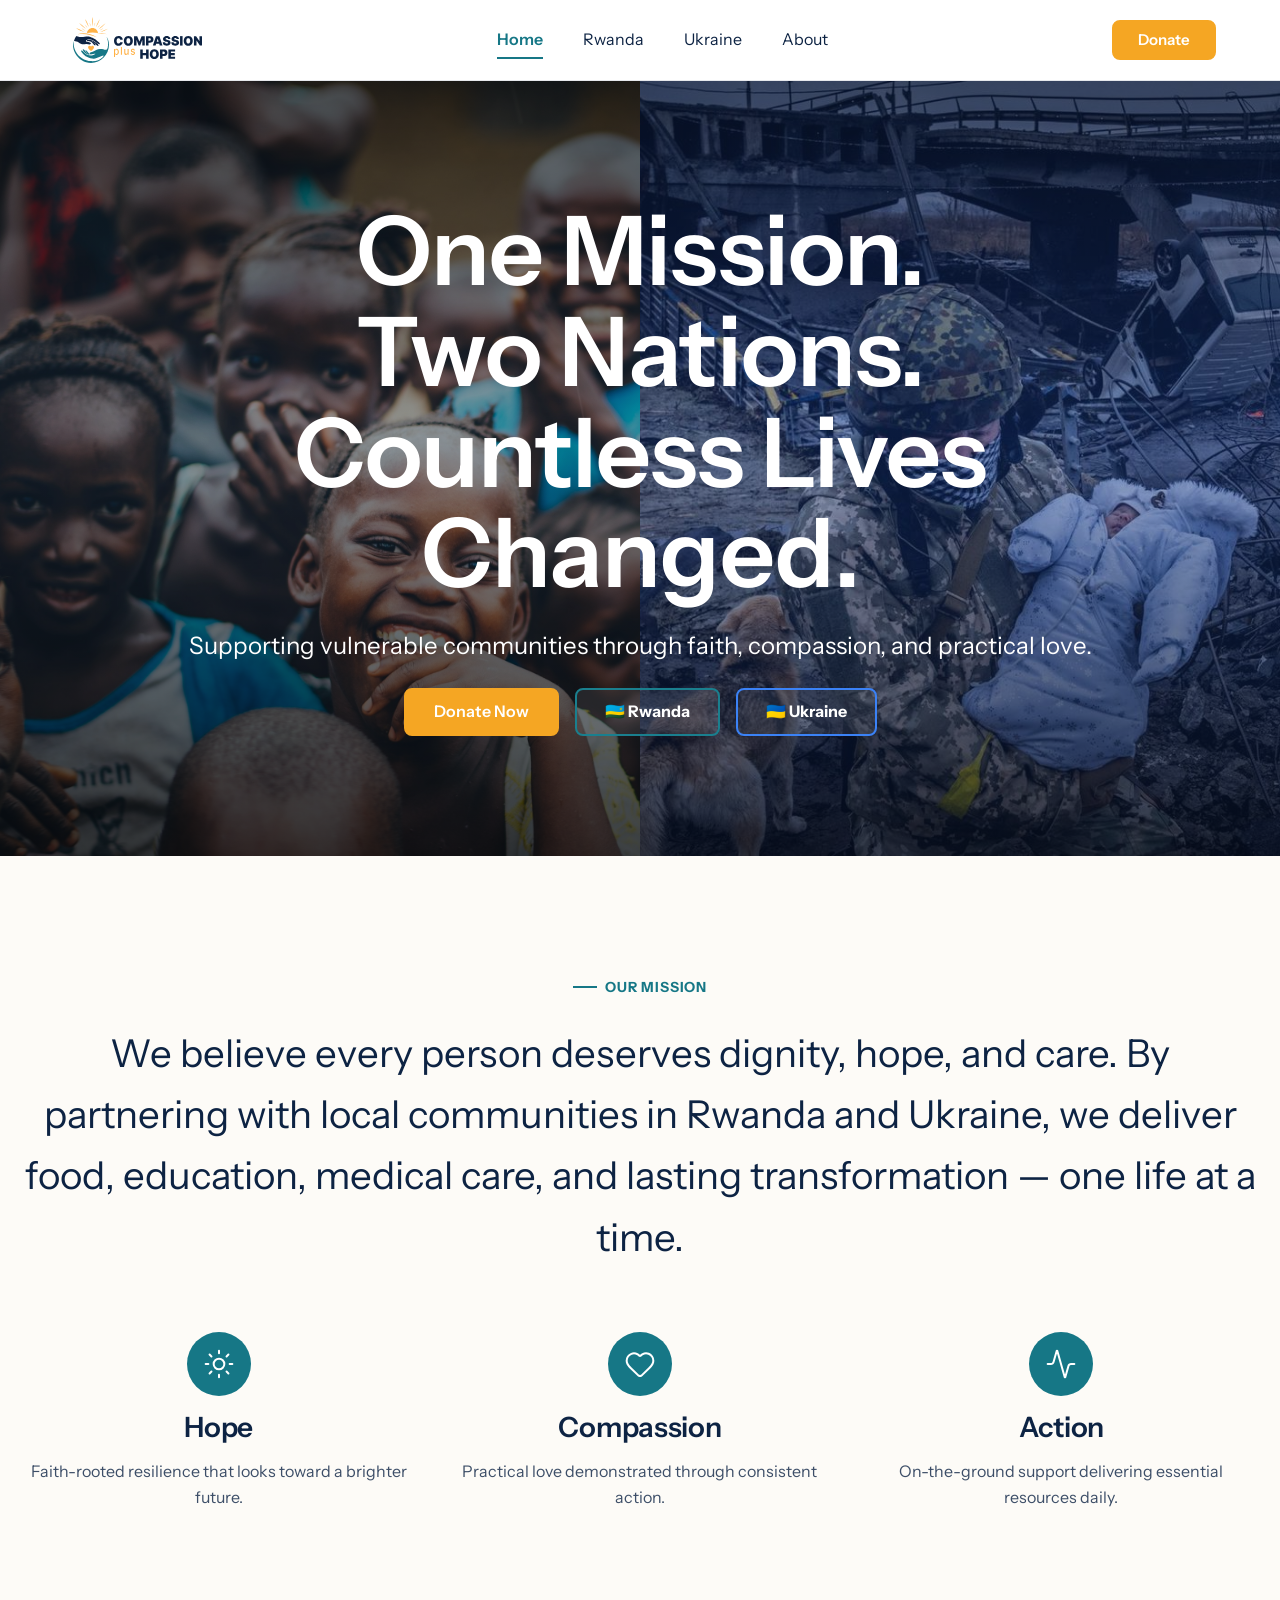
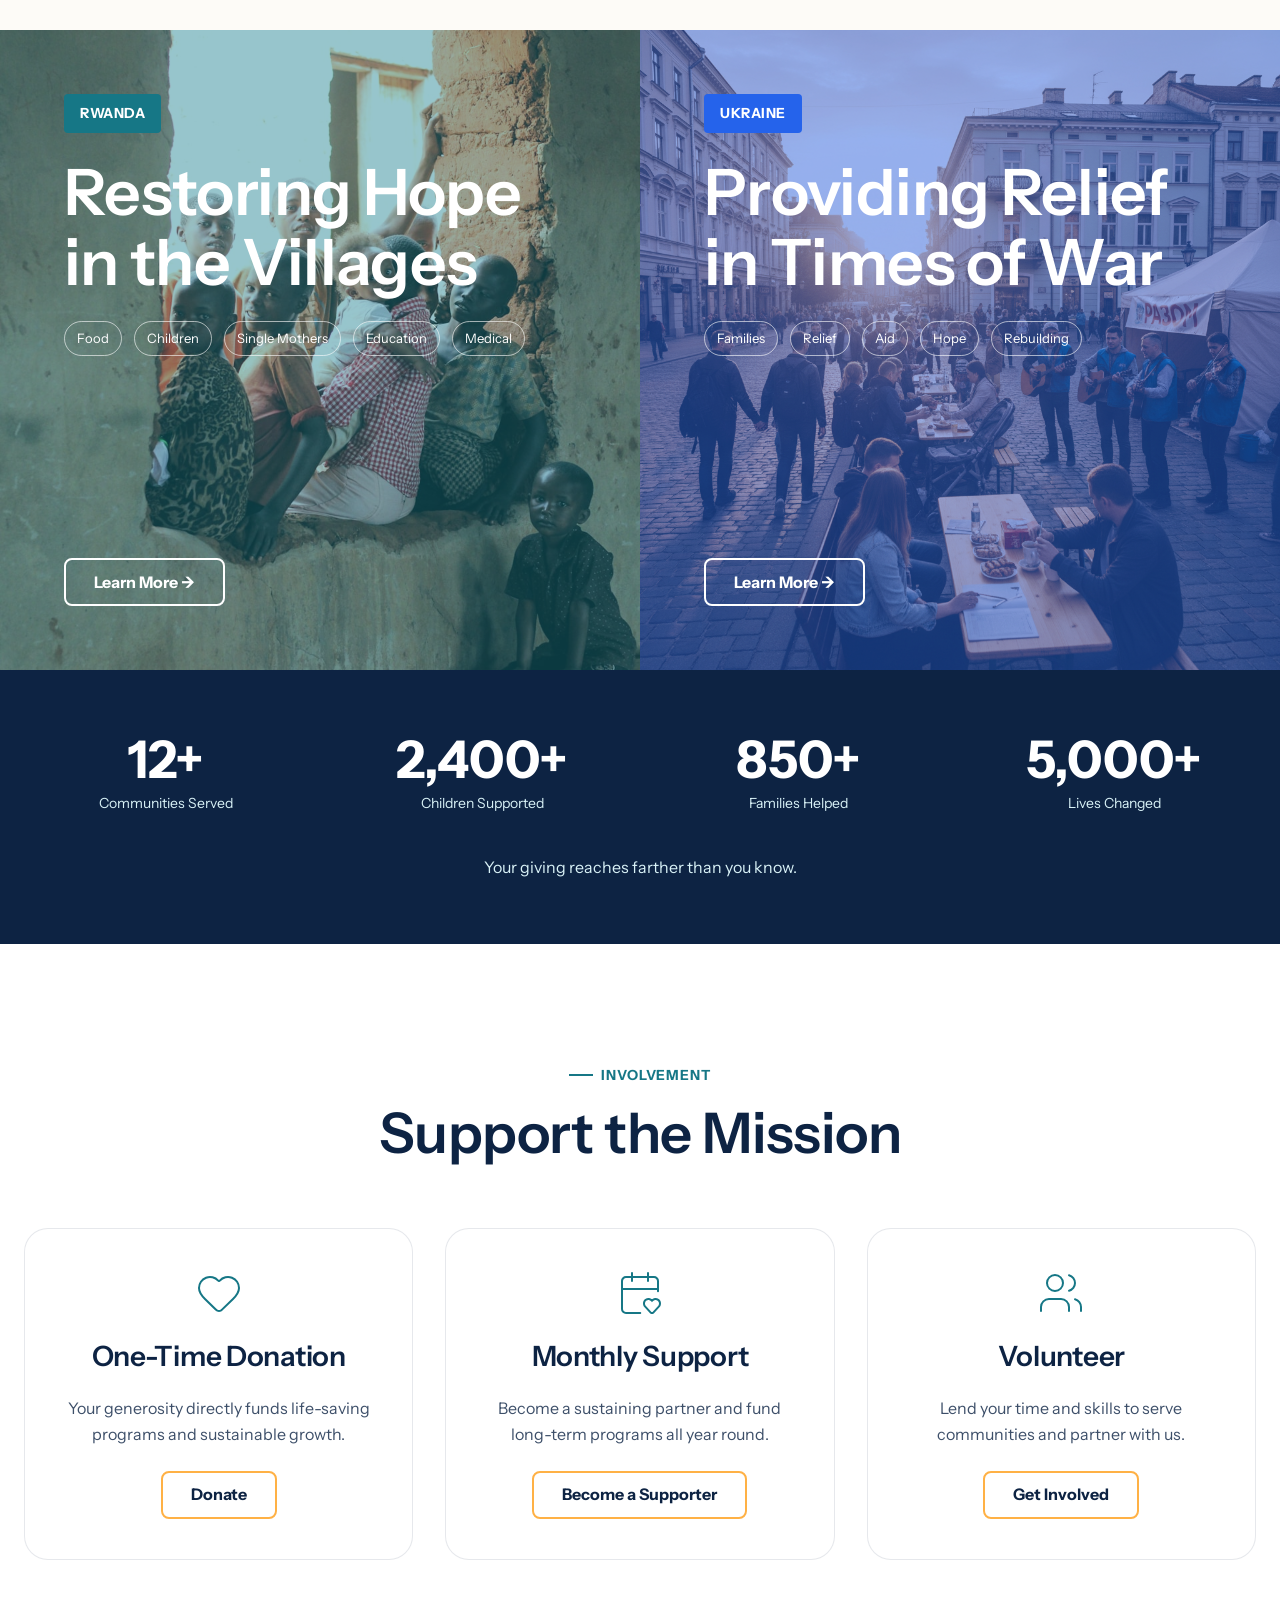
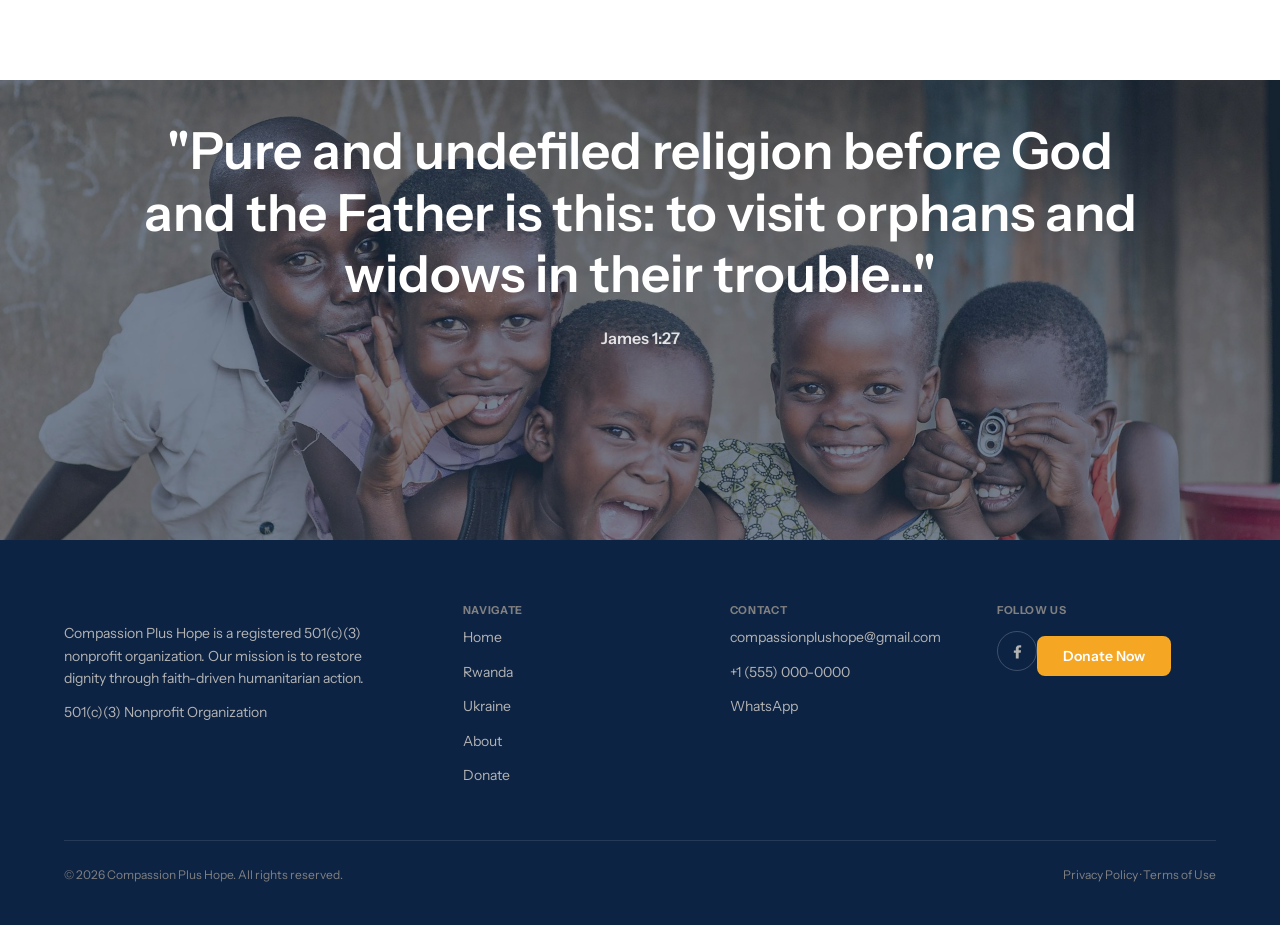
<file: index.html>
<!DOCTYPE html>
<html lang="en">
<head>
  <meta charset="UTF-8">
  <meta name="viewport" content="width=device-width, initial-scale=1.0">
  <title>Compassion Plus Hope — One Mission. Two Nations.</title>
  <meta name="description" content="Compassion Plus Hope supports vulnerable communities in Rwanda and Ukraine through faith, compassion, and practical love.">
  <link rel="icon" href="assets/icons/lg-icon-3.svg">
  <meta property="og:title" content="Compassion Plus Hope">
  <meta property="og:description" content="Supporting vulnerable communities through faith, compassion, and practical love.">
  <meta property="og:type" content="website">
  <link rel="preconnect" href="https://fonts.googleapis.com">
  <link rel="preconnect" href="https://fonts.gstatic.com" crossorigin>
  <link href="https://fonts.googleapis.com/css2?family=Instrument+Sans:ital,wght@0,400..700;1,400..600&display=swap" rel="stylesheet">
  <link rel="stylesheet" href="assets/css/styles.css">
  <script src="assets/js/site.js" defer></script>
</head>
<body data-page="home">
  <div id="site-header"></div>

  <main>
    <!-- Hero -->
    <section class="hero hero--tall">
      <div class="hero__bg">
        <div><img src="assets/img/hero-rwanda.jpg" alt="Children in a Rwandan village"><div class="hero__overlay hero__tint-navy"></div></div>
        <div><img src="assets/img/hero-ukraine.jpg" alt="Relief work in Ukraine"><div class="hero__overlay hero__tint-blue"></div></div>
      </div>
      <div class="hero__scrim"></div>
      <div class="hero__content">
        <h1 class="h-hero">One Mission.<br>Two Nations. Countless Lives Changed.</h1>
        <p class="lead">Supporting vulnerable communities through faith, compassion, and practical love.</p>
        <div class="hero__actions">
          <a class="btn btn--primary" href="#" data-donate>Donate Now</a>
          <a class="btn btn--secondary" href="rwanda.html" style="background:rgba(255,255,255,.08);color:#fff;border-color:var(--teal-deep)">🇷🇼 Rwanda</a>
          <a class="btn btn--ukraine" href="ukraine.html" style="background:rgba(255,255,255,.08);color:#fff">🇺🇦 Ukraine</a>
        </div>
      </div>
    </section>

    <!-- Mission -->
    <section class="section section--cream">
      <div class="container stack center" style="gap:64px">
        <div class="stack center" style="gap:24px">
          <span class="eyebrow eyebrow--center">Our Mission</span>
          <p class="h-2 measure" style="font-weight:400;text-align:center">We believe every person deserves dignity, hope, and care. By partnering with local communities in Rwanda and Ukraine, we deliver food, education, medical care, and lasting transformation — one life at a time.</p>
        </div>
        <div class="grid grid-3" style="width:100%">
          <div class="value">
            <div class="value__icon"><img src="assets/icons/sun.svg" alt=""></div>
            <h3 class="h-3">Hope</h3>
            <p class="muted">Faith-rooted resilience that looks toward a brighter future.</p>
          </div>
          <div class="value">
            <div class="value__icon"><img src="assets/icons/heart.svg" alt=""></div>
            <h3 class="h-3">Compassion</h3>
            <p class="muted">Practical love demonstrated through consistent action.</p>
          </div>
          <div class="value">
            <div class="value__icon"><img src="assets/icons/activity.svg" alt=""></div>
            <h3 class="h-3">Action</h3>
            <p class="muted">On-the-ground support delivering essential resources daily.</p>
          </div>
        </div>
      </div>
    </section>

    <!-- Two stories -->
    <section>
      <div class="grid two-stories" style="gap:0;grid-template-columns:1fr 1fr">
        <article class="story">
          <div class="story__bg"><img src="assets/img/home-rwanda-card.jpg" alt="Rwanda"></div>
          <div class="story__body">
            <span class="badge">Rwanda</span>
            <h2 class="story__title">Restoring Hope in the Villages</h2>
            <div class="story__tags">
              <span class="pill">Food</span><span class="pill">Children</span>
              <span class="pill">Single Mothers</span><span class="pill">Education</span>
              <span class="pill">Medical</span>
            </div>
          </div>
          <a class="btn btn--outline-white" href="rwanda.html">Learn More →</a>
        </article>
        <article class="story story--ukraine">
          <div class="story__bg"><img src="assets/img/home-ukraine-card.png" alt="Ukraine"></div>
          <div class="story__body">
            <span class="badge badge--ukraine">Ukraine</span>
            <h2 class="story__title">Providing Relief in Times of War</h2>
            <div class="story__tags">
              <span class="pill">Families</span><span class="pill">Relief</span>
              <span class="pill">Aid</span><span class="pill">Hope</span>
              <span class="pill">Rebuilding</span>
            </div>
          </div>
          <a class="btn btn--outline-white" href="ukraine.html">Learn More →</a>
        </article>
      </div>
    </section>

    <!-- Impact bar -->
    <section class="impact">
      <div class="container">
        <div class="impact__grid">
          <div class="stat"><span class="stat__num">12+</span><span class="stat__label">Communities Served</span></div>
          <div class="stat"><span class="stat__num">2,400+</span><span class="stat__label">Children Supported</span></div>
          <div class="stat"><span class="stat__num">850+</span><span class="stat__label">Families Helped</span></div>
          <div class="stat"><span class="stat__num">5,000+</span><span class="stat__label">Lives Changed</span></div>
        </div>
        <p class="impact__note">Your giving reaches farther than you know.</p>
      </div>
    </section>

    <!-- Support the Mission -->
    <section class="section section--white">
      <div class="container stack center" style="gap:64px">
        <div class="stack center" style="gap:16px">
          <span class="eyebrow eyebrow--center">Involvement</span>
          <h2 class="h-1" style="text-align:center">Support the Mission</h2>
        </div>
        <div class="grid grid-3" style="width:100%">
          <div class="tier">
            <div class="tier__icon"><img src="assets/icons/heart-donate.svg" alt=""></div>
            <h3 class="h-3">One-Time Donation</h3>
            <p>Your generosity directly funds life-saving programs and sustainable growth.</p>
            <a class="btn btn--ghost-amber" href="#" data-donate>Donate</a>
          </div>
          <div class="tier">
            <div class="tier__icon"><img src="assets/icons/calendar-heart.svg" alt=""></div>
            <h3 class="h-3">Monthly Support</h3>
            <p>Become a sustaining partner and fund long-term programs all year round.</p>
            <a class="btn btn--ghost-amber" href="#" data-donate>Become a Supporter</a>
          </div>
          <div class="tier">
            <div class="tier__icon"><img src="assets/icons/users.svg" alt=""></div>
            <h3 class="h-3">Volunteer</h3>
            <p>Lend your time and skills to serve communities and partner with us.</p>
            <a class="btn btn--ghost-amber" href="#" data-open-partner>Get Involved</a>
          </div>
        </div>
      </div>
    </section>

    <!-- Scripture -->
    <section class="quote-band">
      <div class="quote-band__bg"><img src="assets/img/scripture-bg.jpg" alt=""></div>
      <blockquote>"Pure and undefiled religion before God and the Father is this: to visit orphans and widows in their trouble…"<cite>James 1:27</cite></blockquote>
    </section>
  </main>

  <div id="site-footer"></div>
  <div id="site-modal"></div>
</body>
</html>
</file>
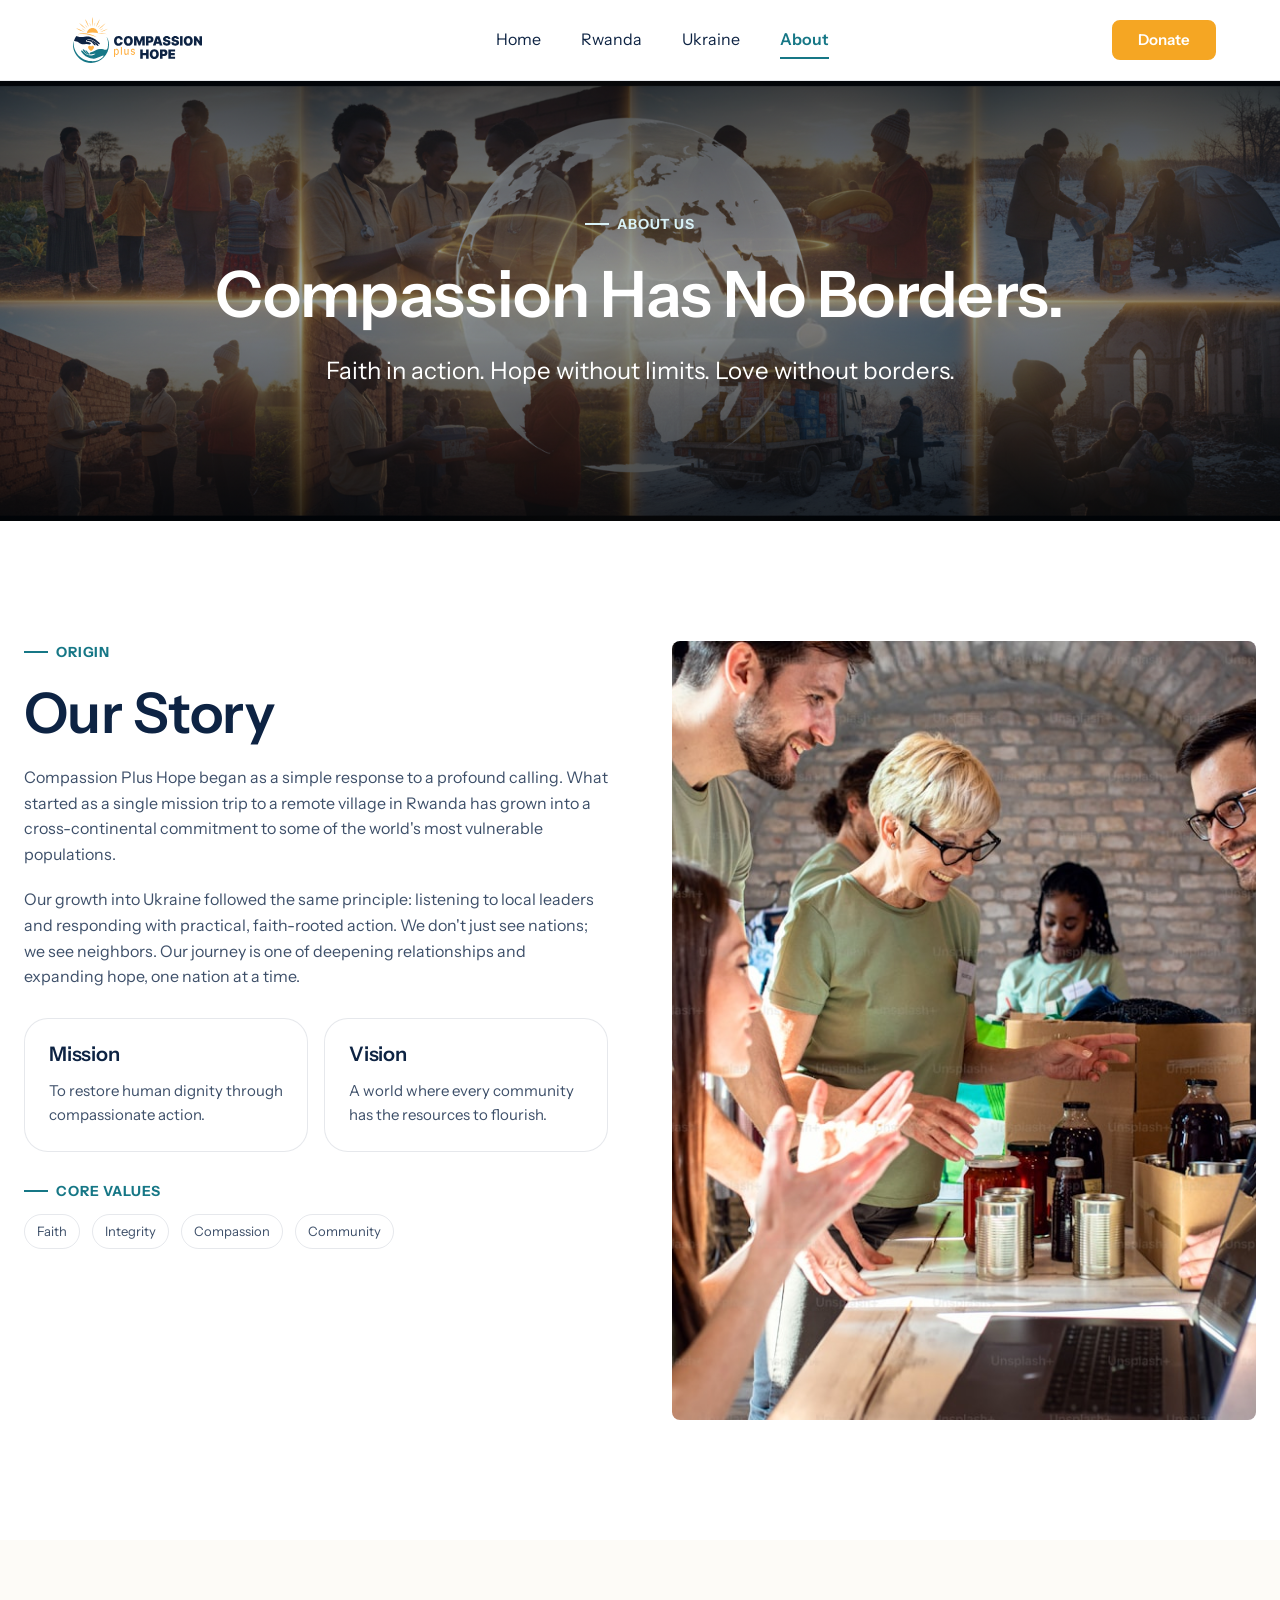
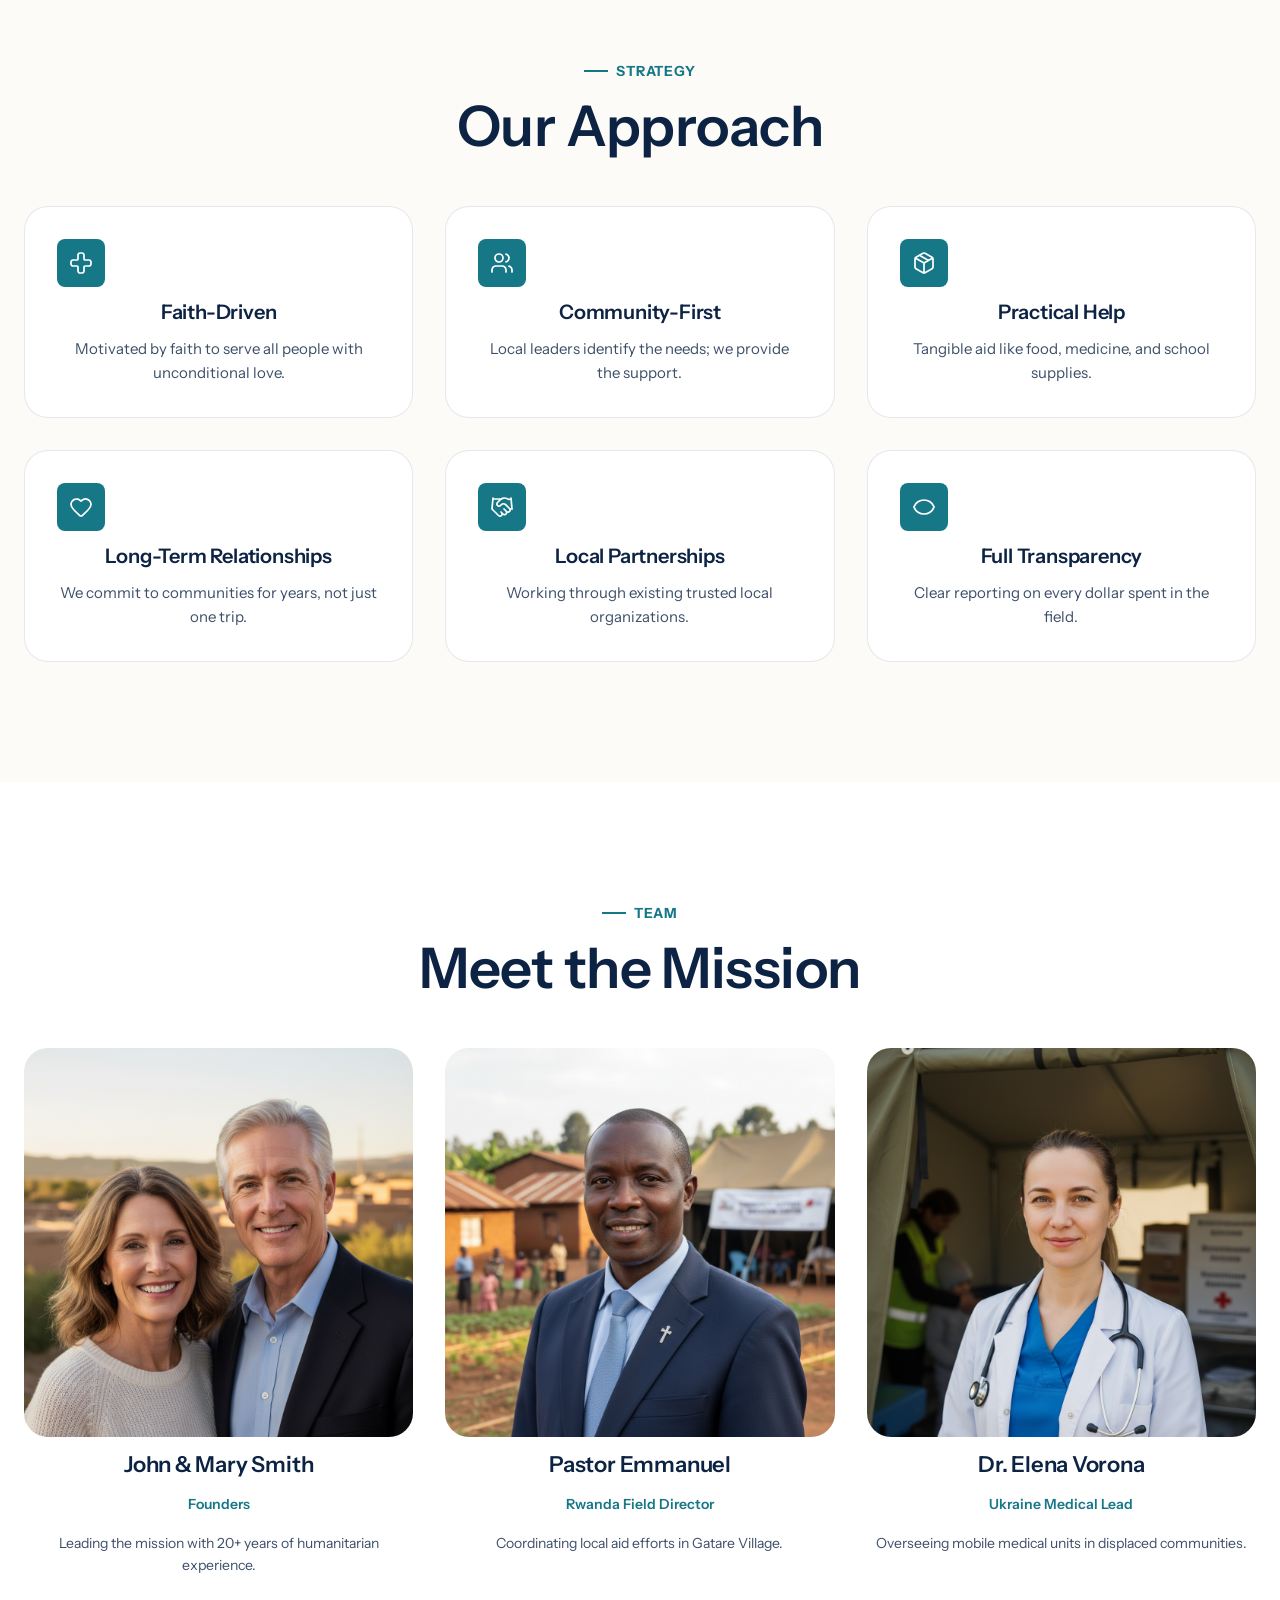
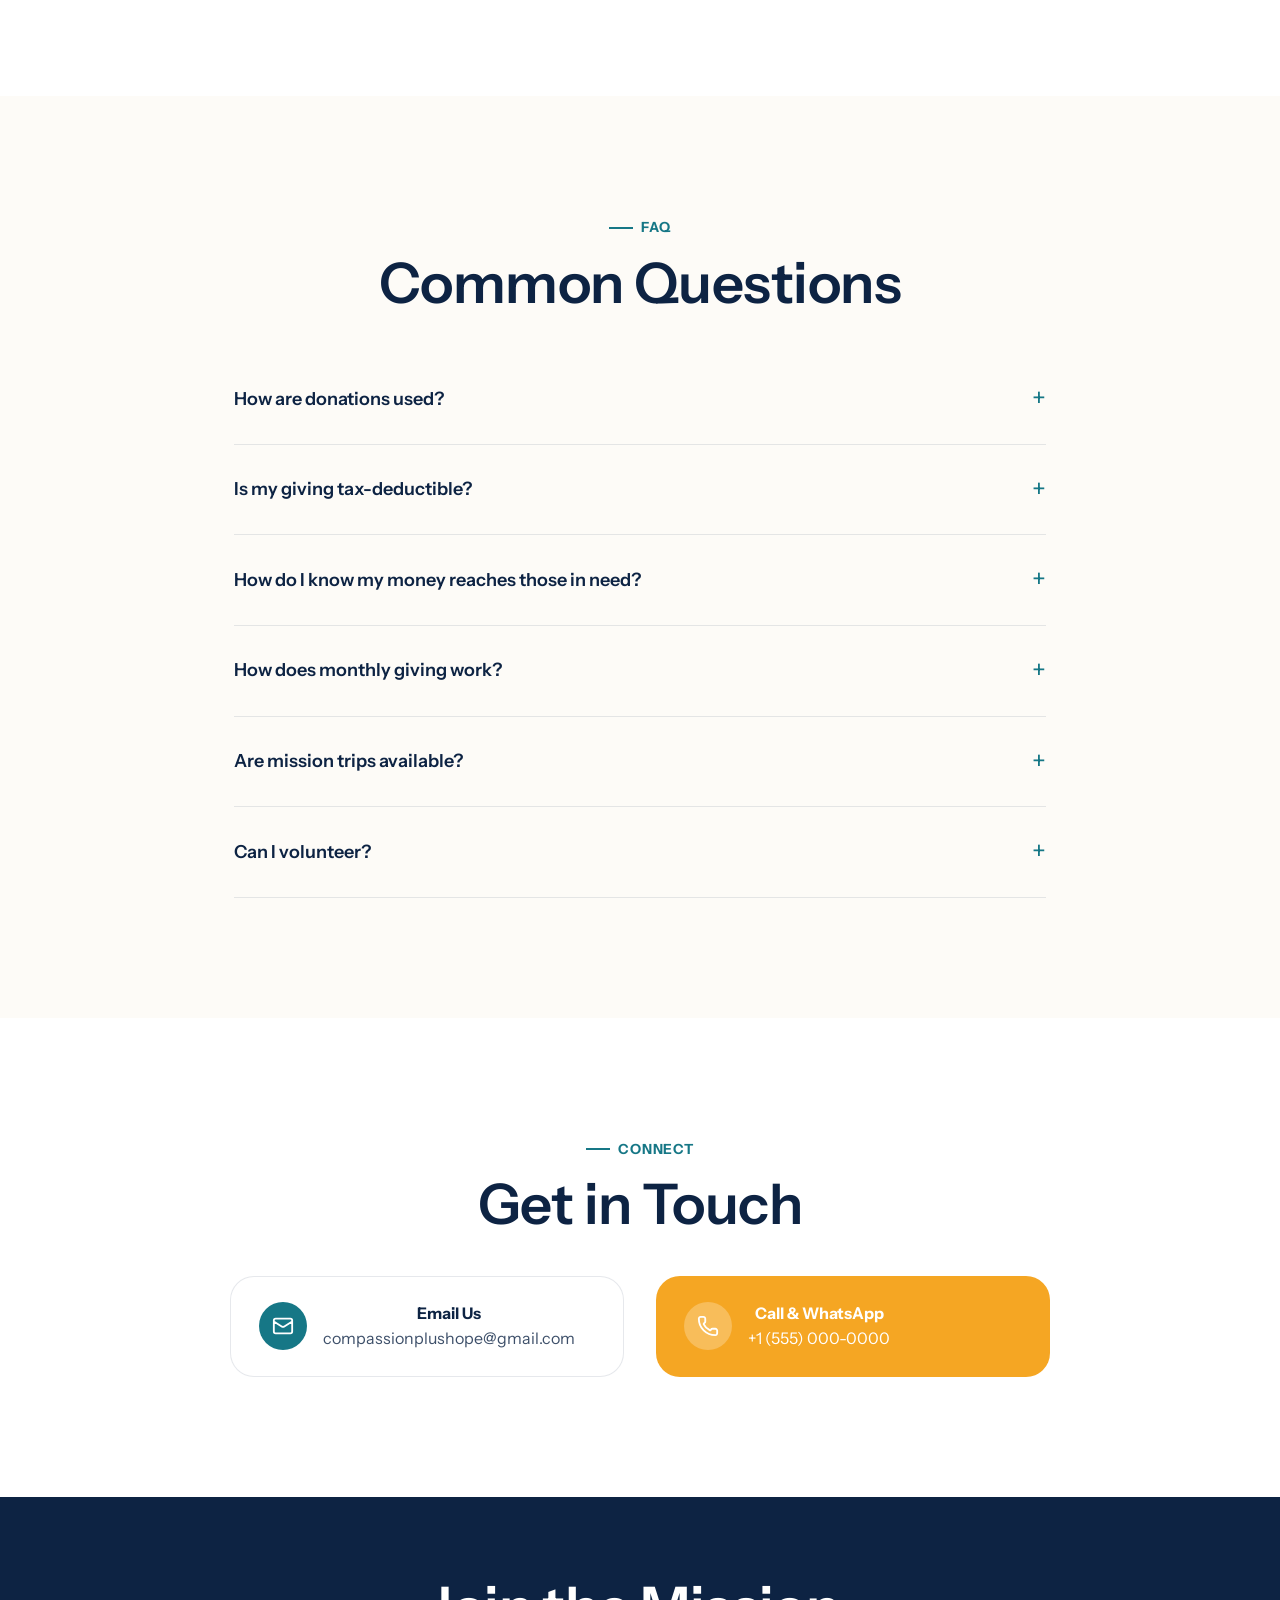
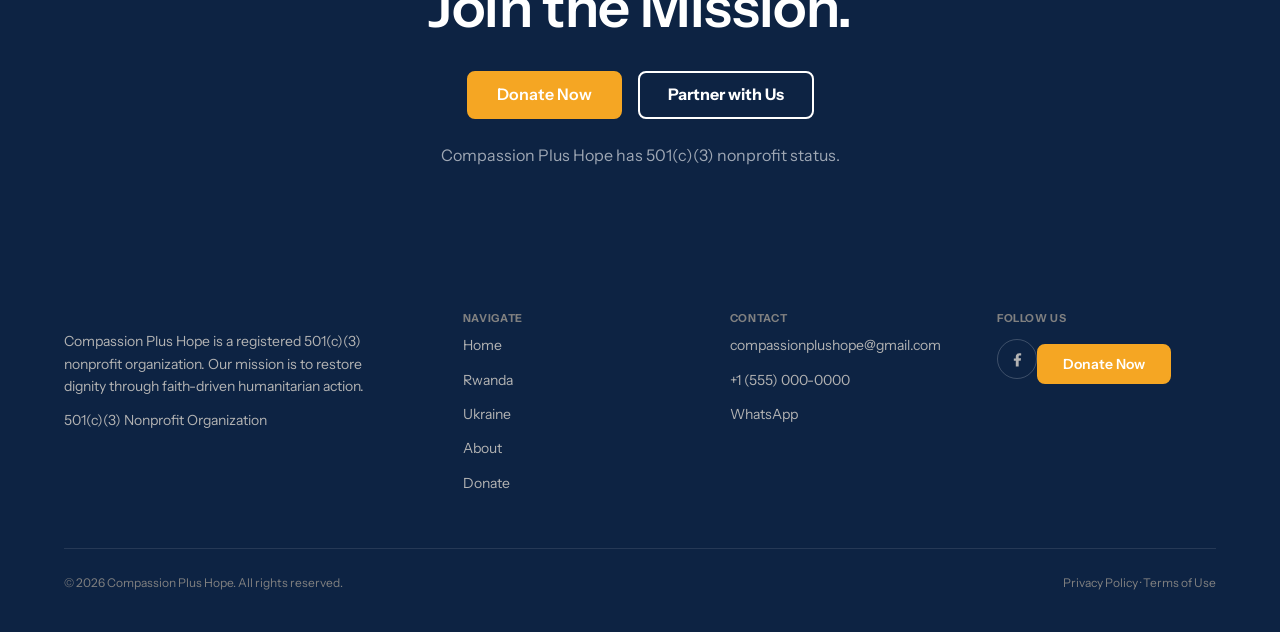
<file: about.html>
<!DOCTYPE html>
<html lang="en">
<head>
  <meta charset="UTF-8">
  <meta name="viewport" content="width=device-width, initial-scale=1.0">
  <title>About — Compassion Plus Hope</title>
  <meta name="description" content="Compassion has no borders. Learn about our story, approach, team and mission to restore human dignity through compassionate action.">
  <link rel="icon" href="assets/icons/lg-icon-3.svg">
  <link rel="preconnect" href="https://fonts.googleapis.com">
  <link rel="preconnect" href="https://fonts.gstatic.com" crossorigin>
  <link href="https://fonts.googleapis.com/css2?family=Instrument+Sans:ital,wght@0,400..700;1,400..600&display=swap" rel="stylesheet">
  <link rel="stylesheet" href="assets/css/styles.css">
  <script src="assets/js/site.js" defer></script>
</head>
<body data-page="about">
  <div id="site-header"></div>

  <main>
    <!-- Hero -->
    <section class="hero" style="min-height:440px">
      <div class="hero__bg"><div><img src="assets/img/about-hero.jpg" alt="Compassion Plus Hope team"><div class="hero__overlay hero__tint-navy"></div></div></div>
      <div class="hero__scrim"></div>
      <div class="hero__content">
        <span class="eyebrow eyebrow--center eyebrow--on-dark">About Us</span>
        <h1 class="h-display">Compassion Has No Borders.</h1>
        <p class="lead">Faith in action. Hope without limits. Love without borders.</p>
      </div>
    </section>

    <!-- Our Story -->
    <section class="section section--white">
      <div class="container">
        <div class="split" style="align-items:start">
          <div class="stack" style="gap:20px">
            <span class="eyebrow">Origin</span>
            <h2 class="h-1">Our Story</h2>
            <p class="muted">Compassion Plus Hope began as a simple response to a profound calling. What started as a single mission trip to a remote village in Rwanda has grown into a cross-continental commitment to some of the world's most vulnerable populations.</p>
            <p class="muted">Our growth into Ukraine followed the same principle: listening to local leaders and responding with practical, faith-rooted action. We don't just see nations; we see neighbors. Our journey is one of deepening relationships and expanding hope, one nation at a time.</p>
            <div class="grid grid-2" style="gap:16px;margin-top:8px">
              <div class="info-card" style="padding:24px"><h3>Mission</h3><p>To restore human dignity through compassionate action.</p></div>
              <div class="info-card" style="padding:24px"><h3>Vision</h3><p>A world where every community has the resources to flourish.</p></div>
            </div>
            <div class="stack" style="gap:12px;margin-top:8px">
              <span class="eyebrow">Core Values</span>
              <div class="story__tags">
                <span class="pill pill--ink">Faith</span>
                <span class="pill pill--ink">Integrity</span>
                <span class="pill pill--ink">Compassion</span>
                <span class="pill pill--ink">Community</span>
              </div>
            </div>
          </div>
          <div class="who__photo" style="aspect-ratio:3/4"><img src="assets/img/about-story.jpg" alt="Our story"></div>
        </div>
      </div>
    </section>

    <!-- Our Approach -->
    <section class="section section--cream">
      <div class="container stack center" style="gap:48px">
        <div class="stack center" style="gap:14px">
          <span class="eyebrow eyebrow--center">Strategy</span>
          <h2 class="h-1" style="text-align:center">Our Approach</h2>
        </div>
        <div class="grid grid-3" style="width:100%">
          <div class="info-card"><div class="info-card__icon"><img src="assets/icons/cross.svg" alt=""></div><h3>Faith-Driven</h3><p>Motivated by faith to serve all people with unconditional love.</p></div>
          <div class="info-card"><div class="info-card__icon"><img src="assets/icons/users2.svg" alt=""></div><h3>Community-First</h3><p>Local leaders identify the needs; we provide the support.</p></div>
          <div class="info-card"><div class="info-card__icon"><img src="assets/icons/package.svg" alt=""></div><h3>Practical Help</h3><p>Tangible aid like food, medicine, and school supplies.</p></div>
          <div class="info-card"><div class="info-card__icon"><img src="assets/icons/heart2.svg" alt=""></div><h3>Long-Term Relationships</h3><p>We commit to communities for years, not just one trip.</p></div>
          <div class="info-card"><div class="info-card__icon"><img src="assets/icons/handshake.svg" alt=""></div><h3>Local Partnerships</h3><p>Working through existing trusted local organizations.</p></div>
          <div class="info-card"><div class="info-card__icon"><img src="assets/icons/eye.svg" alt=""></div><h3>Full Transparency</h3><p>Clear reporting on every dollar spent in the field.</p></div>
        </div>
      </div>
    </section>

    <!-- Meet the Mission (team) -->
    <section class="section section--white">
      <div class="container stack center" style="gap:48px">
        <div class="stack center" style="gap:14px">
          <span class="eyebrow eyebrow--center">Team</span>
          <h2 class="h-1" style="text-align:center">Meet the Mission</h2>
        </div>
        <div class="grid grid-3" style="width:100%">
          <div class="person"><div class="person__photo"><img src="assets/img/team-1.jpg" alt="John & Mary Smith"></div><h3>John &amp; Mary Smith</h3><span class="person__role">Founders</span><p>Leading the mission with 20+ years of humanitarian experience.</p></div>
          <div class="person"><div class="person__photo"><img src="assets/img/team-2.jpg" alt="Pastor Emmanuel"></div><h3>Pastor Emmanuel</h3><span class="person__role">Rwanda Field Director</span><p>Coordinating local aid efforts in Gatare Village.</p></div>
          <div class="person"><div class="person__photo"><img src="assets/img/team-3.jpg" alt="Dr. Elena Vorona"></div><h3>Dr. Elena Vorona</h3><span class="person__role">Ukraine Medical Lead</span><p>Overseeing mobile medical units in displaced communities.</p></div>
        </div>
      </div>
    </section>

    <!-- Common Questions -->
    <section class="section section--cream">
      <div class="container" style="max-width:860px">
        <div class="stack center" style="gap:14px;margin-bottom:40px">
          <span class="eyebrow eyebrow--center">FAQ</span>
          <h2 class="h-1" style="text-align:center">Common Questions</h2>
        </div>
        <details class="faq"><summary class="faq__q">How are donations used?</summary><div class="faq__a">Administrative costs are covered separately so that every dollar of your designated donation reaches those in need in the field.</div></details>
        <details class="faq"><summary class="faq__q">Is my giving tax-deductible?</summary><div class="faq__a">Yes, Compassion Plus Hope is a registered 501(c)(3) nonprofit, and all donations are tax-deductible to the extent of the law.</div></details>
        <details class="faq"><summary class="faq__q">How do I know my money reaches those in need?</summary><div class="faq__a">We provide regular financial reports and impact updates directly from our field directors in Rwanda and Ukraine.</div></details>
        <details class="faq"><summary class="faq__q">How does monthly giving work?</summary><div class="faq__a">Monthly supporters provide the stable funding we need to sustain long-term programs like our schools and feeding centers.</div></details>
        <details class="faq"><summary class="faq__q">Are mission trips available?</summary><div class="faq__a">We organize annual trips for partners and supporters to see the work firsthand. These are relationship-focused and high-impact.</div></details>
        <details class="faq"><summary class="faq__q">Can I volunteer?</summary><div class="faq__a">Yes! We offer volunteer opportunities both domestically and in the field. Contact our volunteer coordinator to learn more.</div></details>
      </div>
    </section>

    <!-- Get in Touch -->
    <section class="section section--white">
      <div class="container stack center" style="gap:40px">
        <div class="stack center" style="gap:14px">
          <span class="eyebrow eyebrow--center">Connect</span>
          <h2 class="h-1" style="text-align:center">Get in Touch</h2>
        </div>
        <div class="grid grid-2" style="width:100%;max-width:820px">
          <a class="contact-card contact-card--line" href="mailto:compassionplushope@gmail.com">
            <span class="contact-card__icon"><img src="assets/icons/mail.svg" alt=""></span>
            <span><b>Email Us</b><br><span class="muted">compassionplushope@gmail.com</span></span>
          </a>
          <a class="contact-card contact-card--amber" href="tel:+15550000000">
            <span class="contact-card__icon"><img src="assets/icons/phone.svg" alt=""></span>
            <span><b>Call &amp; WhatsApp</b><br>+1 (555) 000-0000</span>
          </a>
        </div>
      </div>
    </section>

    <!-- Join the Mission CTA -->
    <section class="cta-band cta-band--navy">
      <div class="container stack center" style="gap:8px">
        <h2 class="h-1">Join the Mission.</h2>
        <div class="hero__actions" style="justify-content:center;margin-top:16px">
          <a class="btn btn--primary" href="#" data-donate>Donate Now</a>
          <a class="btn btn--outline-white" href="#" data-open-partner>Partner with Us</a>
        </div>
        <p class="muted" style="color:var(--on-dark-dim);margin-top:16px">Compassion Plus Hope has 501(c)(3) nonprofit status.</p>
      </div>
    </section>
  </main>

  <div id="site-footer"></div>
  <div id="site-modal"></div>
</body>
</html>
</file>
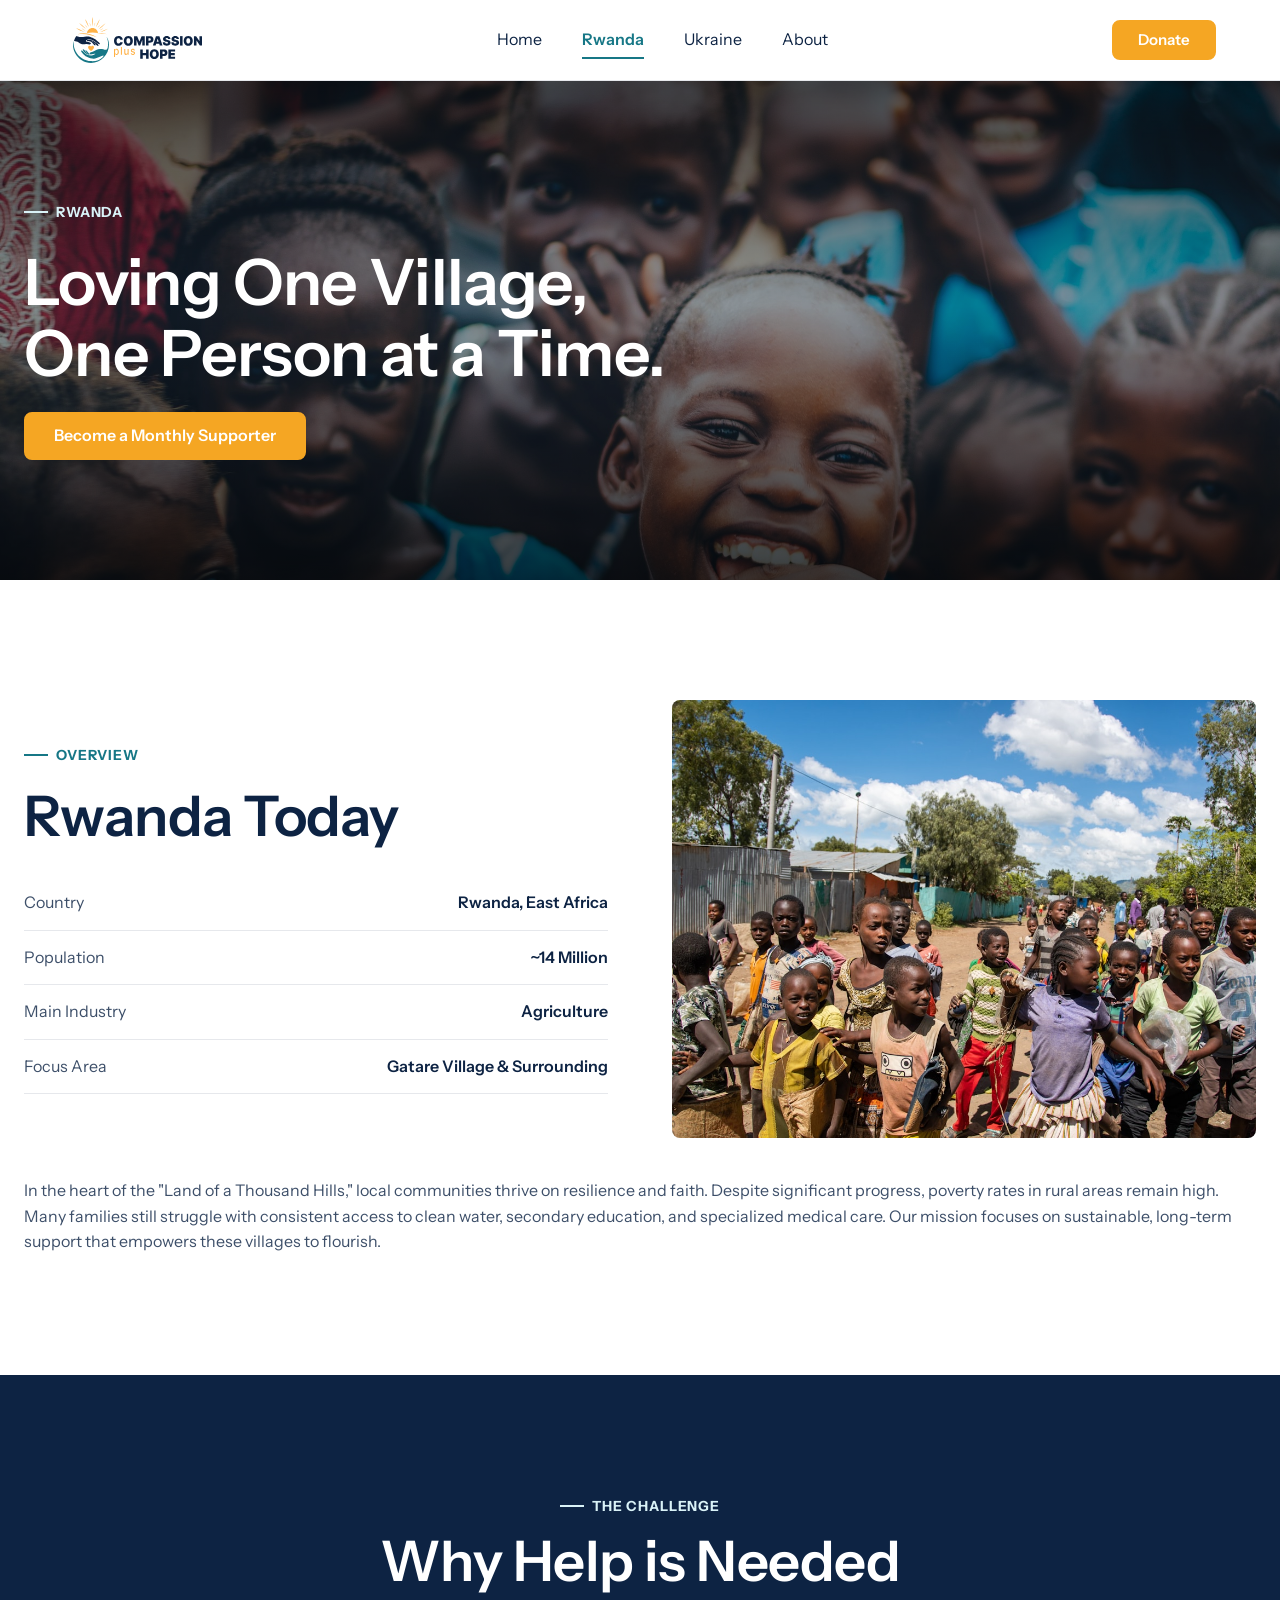
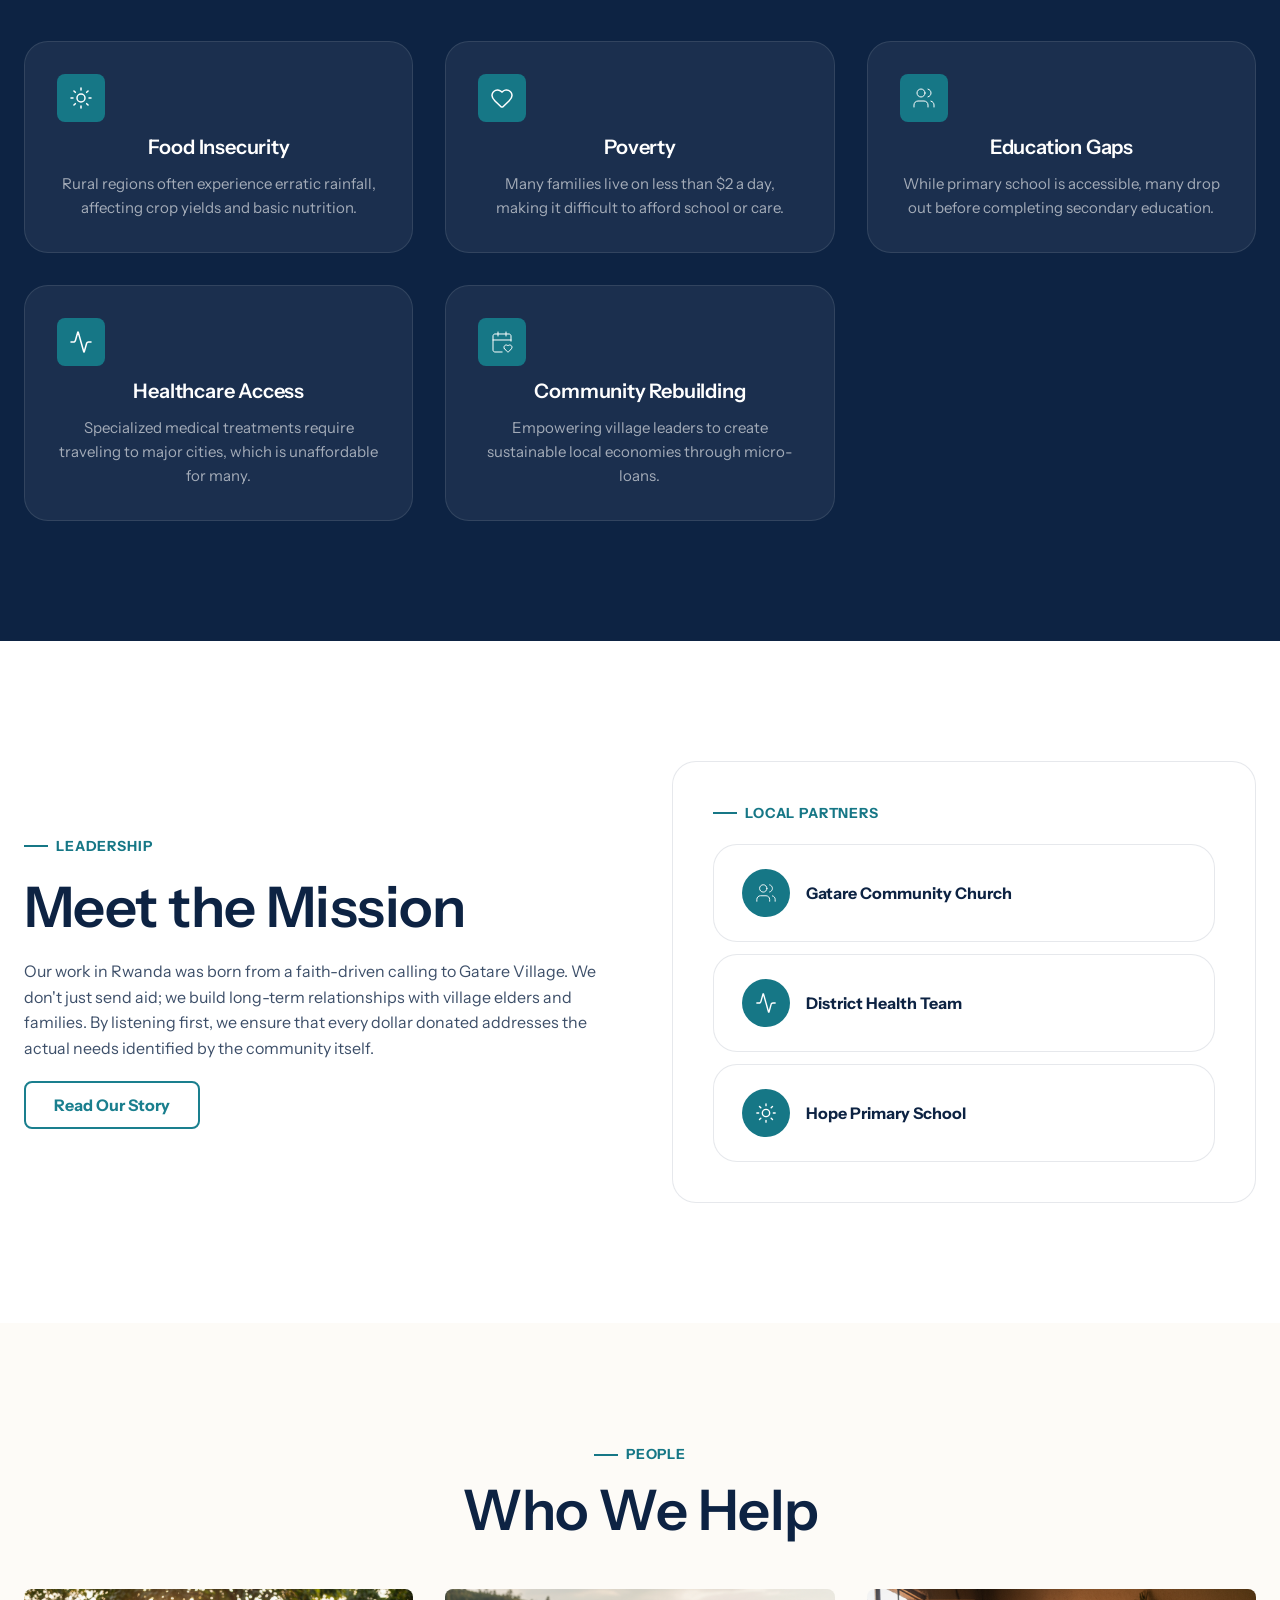
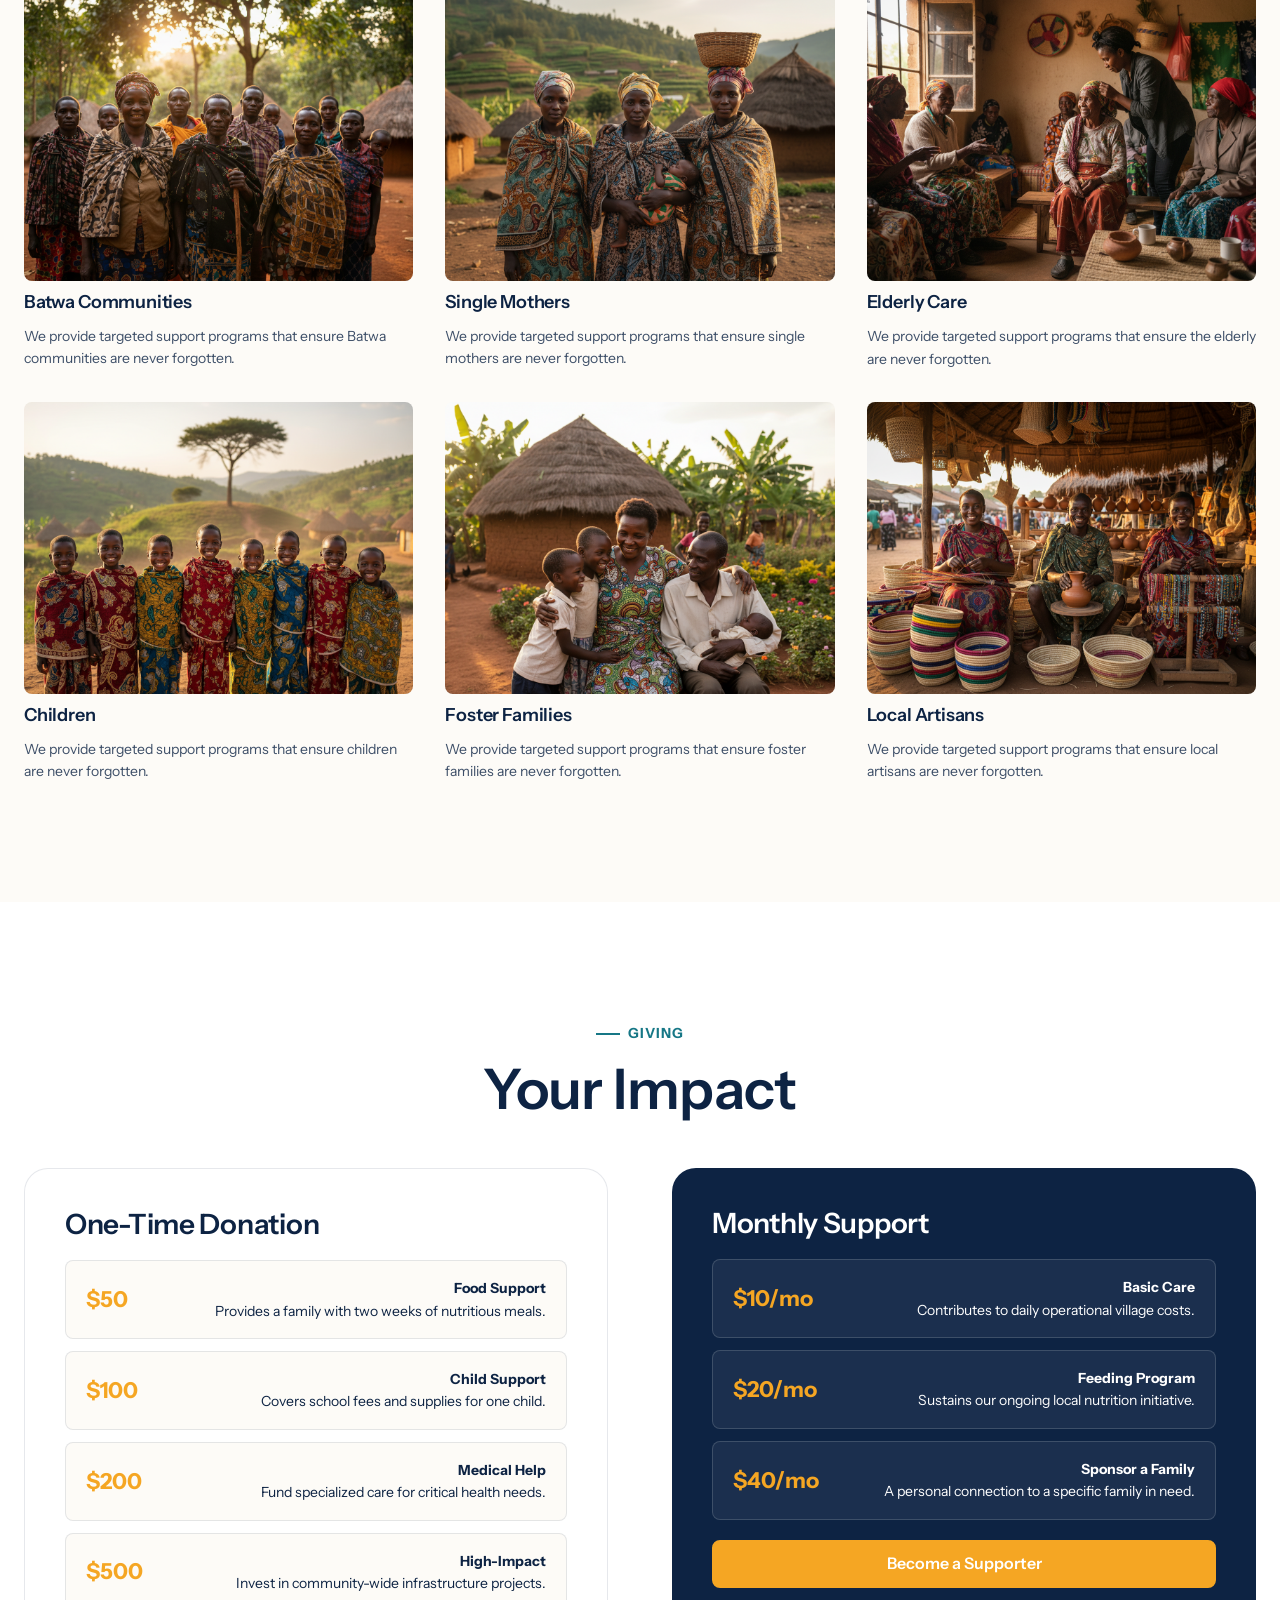
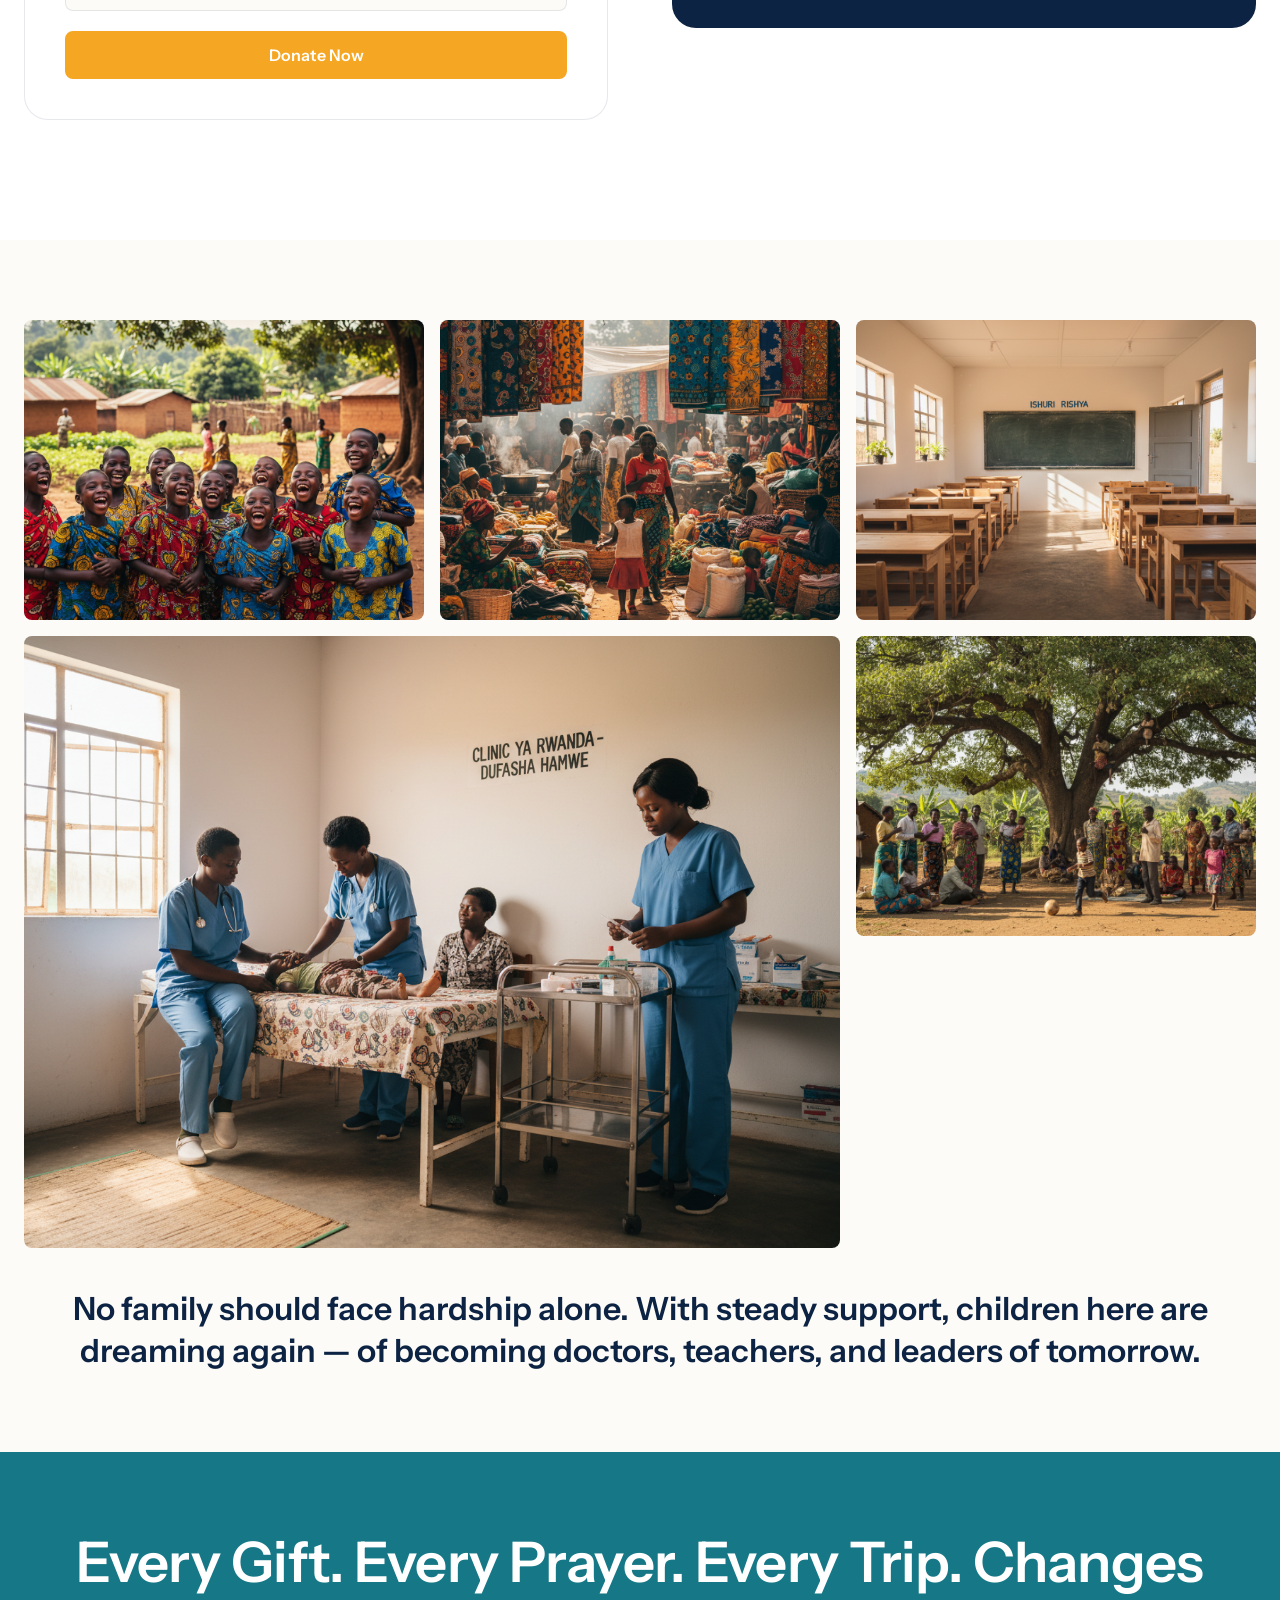
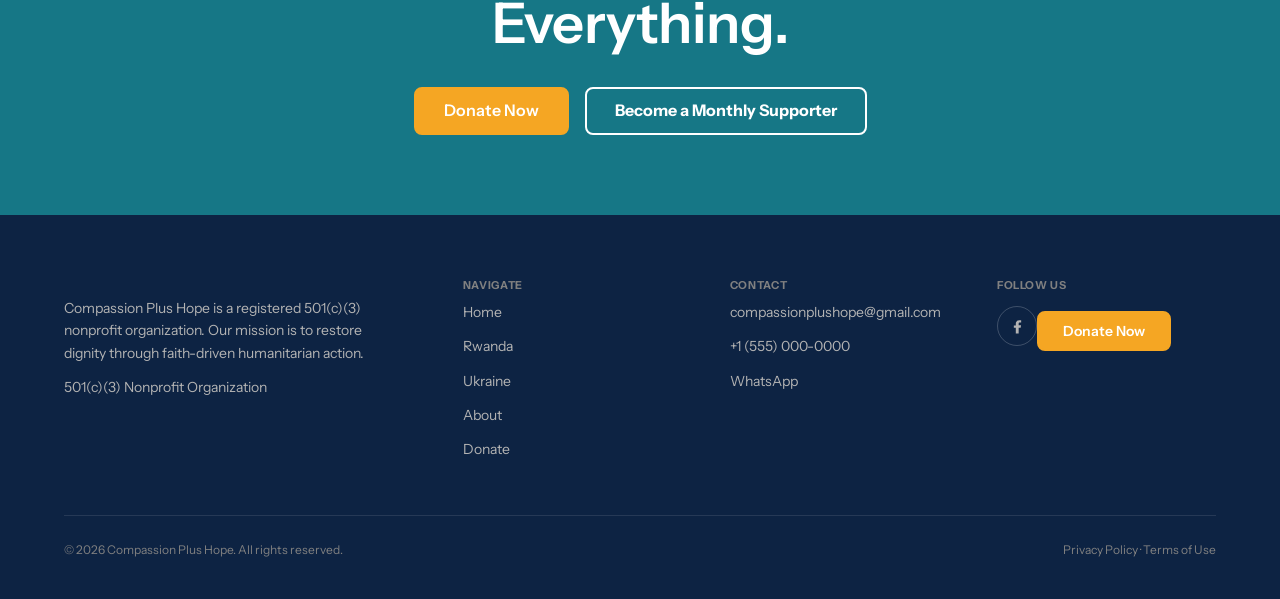
<file: rwanda.html>
<!DOCTYPE html>
<html lang="en">
<head>
  <meta charset="UTF-8">
  <meta name="viewport" content="width=device-width, initial-scale=1.0">
  <title>Rwanda — Compassion Plus Hope</title>
  <meta name="description" content="Loving one village, one person at a time. Compassion Plus Hope delivers sustainable, long-term support to communities in Rwanda.">
  <link rel="icon" href="assets/icons/lg-icon-3.svg">
  <link rel="preconnect" href="https://fonts.googleapis.com">
  <link rel="preconnect" href="https://fonts.gstatic.com" crossorigin>
  <link href="https://fonts.googleapis.com/css2?family=Instrument+Sans:ital,wght@0,400..700;1,400..600&display=swap" rel="stylesheet">
  <link rel="stylesheet" href="assets/css/styles.css">
  <script src="assets/js/site.js" defer></script>
</head>
<body data-page="rwanda">
  <div id="site-header"></div>

  <main>
    <!-- Hero -->
    <section class="hero" style="min-height:420px">
      <div class="hero__bg"><div><img src="assets/img/hero-rwanda.jpg" alt="Rwanda"><div class="hero__overlay hero__tint-navy"></div></div></div>
      <div class="hero__scrim"></div>
      <div class="container" style="position:relative;z-index:1;width:100%">
        <div class="hero__content hero__content--left" style="padding-inline:0;align-items:flex-start">
          <span class="eyebrow eyebrow--on-dark">Rwanda</span>
          <h1 class="h-display">Loving One Village,<br>One Person at a Time.</h1>
          <div class="hero__actions">
            <a class="btn btn--primary" href="#" data-donate>Become a Monthly Supporter</a>
          </div>
        </div>
      </div>
    </section>

    <!-- Rwanda Today -->
    <section class="section section--white">
      <div class="container">
        <div class="split">
          <div class="stack" style="gap:20px">
            <span class="eyebrow">Overview</span>
            <h2 class="h-1">Rwanda Today</h2>
            <dl style="margin:8px 0 0">
              <div class="factrow"><dt>Country</dt><dd>Rwanda, East Africa</dd></div>
              <div class="factrow"><dt>Population</dt><dd>~14 Million</dd></div>
              <div class="factrow"><dt>Main Industry</dt><dd>Agriculture</dd></div>
              <div class="factrow"><dt>Focus Area</dt><dd>Gatare Village &amp; Surrounding</dd></div>
            </dl>
          </div>
          <div class="who__photo" style="aspect-ratio:4/3"><img src="assets/img/rw-today.jpg" alt="Rwanda today"></div>
        </div>
        <p class="muted" style="margin-top:40px">In the heart of the "Land of a Thousand Hills," local communities thrive on resilience and faith. Despite significant progress, poverty rates in rural areas remain high. Many families still struggle with consistent access to clean water, secondary education, and specialized medical care. Our mission focuses on sustainable, long-term support that empowers these villages to flourish.</p>
      </div>
    </section>

    <!-- Why Help is Needed -->
    <section class="section section--navy">
      <div class="container stack center" style="gap:48px">
        <div class="stack center" style="gap:14px">
          <span class="eyebrow eyebrow--center eyebrow--on-dark">The Challenge</span>
          <h2 class="h-1" style="text-align:center">Why Help is Needed</h2>
        </div>
        <div class="grid grid-3" style="width:100%">
          <div class="feature"><div class="feature__icon"><img src="assets/icons/sun.svg" alt=""></div><h3>Food Insecurity</h3><p>Rural regions often experience erratic rainfall, affecting crop yields and basic nutrition.</p></div>
          <div class="feature"><div class="feature__icon"><img src="assets/icons/heart.svg" alt=""></div><h3>Poverty</h3><p>Many families live on less than $2 a day, making it difficult to afford school or care.</p></div>
          <div class="feature"><div class="feature__icon"><img src="assets/icons/users.svg" alt=""></div><h3>Education Gaps</h3><p>While primary school is accessible, many drop out before completing secondary education.</p></div>
          <div class="feature"><div class="feature__icon"><img src="assets/icons/activity.svg" alt=""></div><h3>Healthcare Access</h3><p>Specialized medical treatments require traveling to major cities, which is unaffordable for many.</p></div>
          <div class="feature"><div class="feature__icon"><img src="assets/icons/calendar-heart.svg" alt=""></div><h3>Community Rebuilding</h3><p>Empowering village leaders to create sustainable local economies through micro-loans.</p></div>
        </div>
      </div>
    </section>

    <!-- Meet the Mission -->
    <section class="section section--white">
      <div class="container">
        <div class="split">
          <div class="stack" style="gap:20px">
            <span class="eyebrow">Leadership</span>
            <h2 class="h-1">Meet the Mission</h2>
            <p class="muted">Our work in Rwanda was born from a faith-driven calling to Gatare Village. We don't just send aid; we build long-term relationships with village elders and families. By listening first, we ensure that every dollar donated addresses the actual needs identified by the community itself.</p>
            <a class="btn btn--secondary" href="about.html">Read Our Story</a>
          </div>
          <div class="give-card give-card--light">
            <span class="eyebrow">Local Partners</span>
            <ul class="stack" style="gap:12px">
              <li class="contact-card contact-card--line"><span class="contact-card__icon"><img src="assets/icons/users.svg" alt=""></span><strong>Gatare Community Church</strong></li>
              <li class="contact-card contact-card--line"><span class="contact-card__icon"><img src="assets/icons/activity.svg" alt=""></span><strong>District Health Team</strong></li>
              <li class="contact-card contact-card--line"><span class="contact-card__icon"><img src="assets/icons/sun.svg" alt=""></span><strong>Hope Primary School</strong></li>
            </ul>
          </div>
        </div>
      </div>
    </section>

    <!-- Who We Help -->
    <section class="section section--cream">
      <div class="container stack" style="gap:48px">
        <div class="stack center" style="gap:14px">
          <span class="eyebrow eyebrow--center">People</span>
          <h2 class="h-1" style="text-align:center">Who We Help</h2>
        </div>
        <div class="grid grid-3">
          <div class="who"><div class="who__photo"><img src="assets/img/rw-who-1.jpg" alt="Batwa Communities"></div><h3>Batwa Communities</h3><p>We provide targeted support programs that ensure Batwa communities are never forgotten.</p></div>
          <div class="who"><div class="who__photo"><img src="assets/img/rw-who-2.jpg" alt="Single Mothers"></div><h3>Single Mothers</h3><p>We provide targeted support programs that ensure single mothers are never forgotten.</p></div>
          <div class="who"><div class="who__photo"><img src="assets/img/rw-who-3.jpg" alt="Elderly Care"></div><h3>Elderly Care</h3><p>We provide targeted support programs that ensure the elderly are never forgotten.</p></div>
          <div class="who"><div class="who__photo"><img src="assets/img/rw-who-4.jpg" alt="Children"></div><h3>Children</h3><p>We provide targeted support programs that ensure children are never forgotten.</p></div>
          <div class="who"><div class="who__photo"><img src="assets/img/rw-who-5.jpg" alt="Foster Families"></div><h3>Foster Families</h3><p>We provide targeted support programs that ensure foster families are never forgotten.</p></div>
          <div class="who"><div class="who__photo"><img src="assets/img/rw-who-6.jpg" alt="Local Artisans"></div><h3>Local Artisans</h3><p>We provide targeted support programs that ensure local artisans are never forgotten.</p></div>
        </div>
      </div>
    </section>

    <!-- Your Impact -->
    <section class="section section--white">
      <div class="container stack" style="gap:48px">
        <div class="stack center" style="gap:14px">
          <span class="eyebrow eyebrow--center">Giving</span>
          <h2 class="h-1" style="text-align:center">Your Impact</h2>
        </div>
        <div class="split" style="align-items:start">
          <div class="give-card give-card--light">
            <h3 class="h-3">One-Time Donation</h3>
            <div class="give-amounts">
              <a class="give-amount" href="#" data-donate><strong>$50</strong><span><b>Food Support</b><br>Provides a family with two weeks of nutritious meals.</span></a>
              <a class="give-amount" href="#" data-donate><strong>$100</strong><span><b>Child Support</b><br>Covers school fees and supplies for one child.</span></a>
              <a class="give-amount" href="#" data-donate><strong>$200</strong><span><b>Medical Help</b><br>Fund specialized care for critical health needs.</span></a>
              <a class="give-amount" href="#" data-donate><strong>$500</strong><span><b>High-Impact</b><br>Invest in community-wide infrastructure projects.</span></a>
            </div>
            <a class="btn btn--primary btn--block" href="#" data-donate>Donate Now</a>
          </div>
          <div class="give-card give-card--navy">
            <h3 class="h-3">Monthly Support</h3>
            <div class="give-amounts">
              <a class="give-amount" href="#" data-donate><strong>$10/mo</strong><span><b>Basic Care</b><br>Contributes to daily operational village costs.</span></a>
              <a class="give-amount" href="#" data-donate><strong>$20/mo</strong><span><b>Feeding Program</b><br>Sustains our ongoing local nutrition initiative.</span></a>
              <a class="give-amount" href="#" data-donate><strong>$40/mo</strong><span><b>Sponsor a Family</b><br>A personal connection to a specific family in need.</span></a>
            </div>
            <a class="btn btn--primary btn--block" href="#" data-donate>Become a Supporter</a>
          </div>
        </div>
      </div>
    </section>

    <!-- Gallery + testimonial -->
    <section class="section section--tight section--cream">
      <div class="container stack" style="gap:40px">
        <div class="gallery">
          <img src="assets/img/rw-gallery-1.jpg" alt="">
          <img src="assets/img/rw-gallery-2.jpg" alt="">
          <img src="assets/img/rw-gallery-3.jpg" alt="">
          <img src="assets/img/rw-gallery-4.jpg" alt="" style="grid-column:span 2">
          <img src="assets/img/rw-gallery-5.jpg" alt="">
        </div>
        <blockquote class="measure center" style="margin:0 auto;font-size:clamp(22px,3vw,32px);font-weight:600;line-height:1.3">
          No family should face hardship alone. With steady support, children here are dreaming again — of becoming doctors, teachers, and leaders of tomorrow.
        </blockquote>
      </div>
    </section>

    <!-- CTA -->
    <section class="cta-band cta-band--teal">
      <div class="container stack center" style="gap:8px">
        <h2 class="h-1">Every Gift. Every Prayer. Every Trip. Changes Everything.</h2>
        <div class="hero__actions" style="justify-content:center;margin-top:16px">
          <a class="btn btn--primary" href="#" data-donate>Donate Now</a>
          <a class="btn btn--outline-white" href="#" data-donate>Become a Monthly Supporter</a>
        </div>
      </div>
    </section>
  </main>

  <div id="site-footer"></div>
  <div id="site-modal"></div>
</body>
</html>
</file>
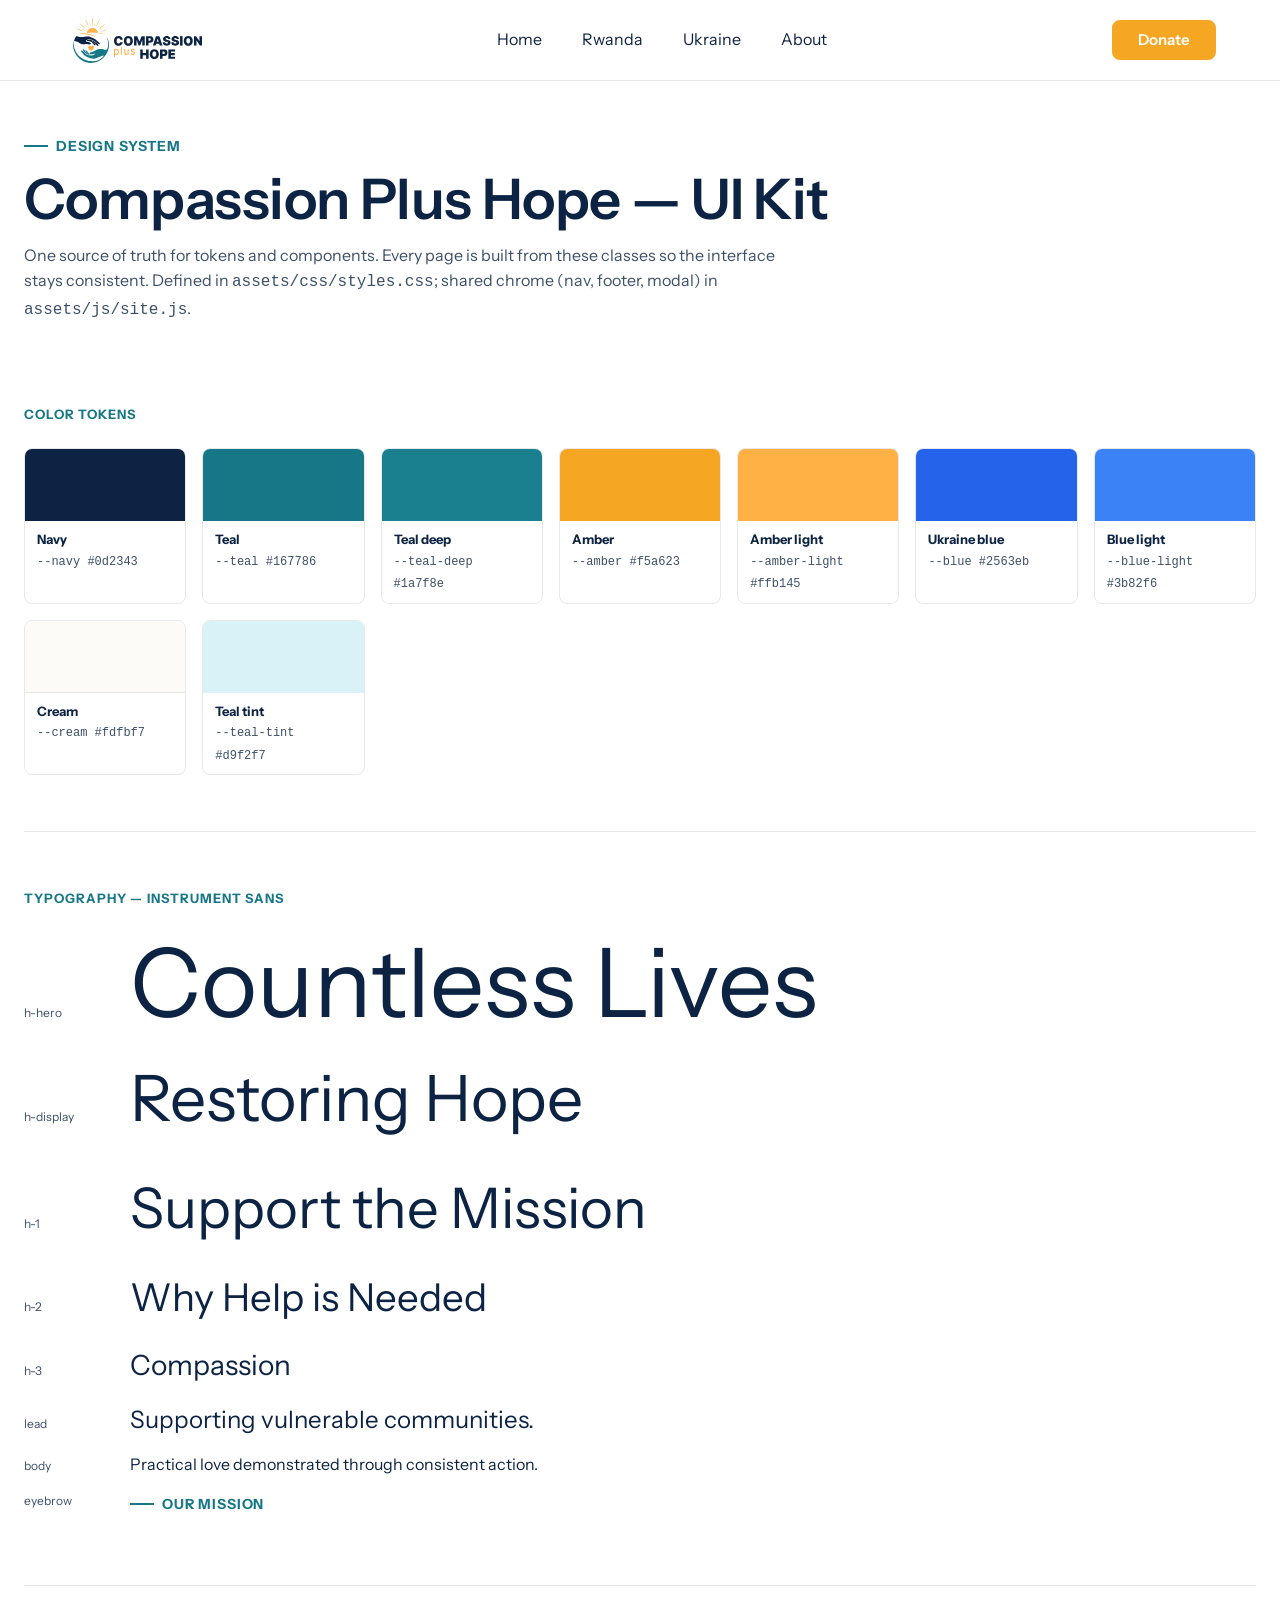
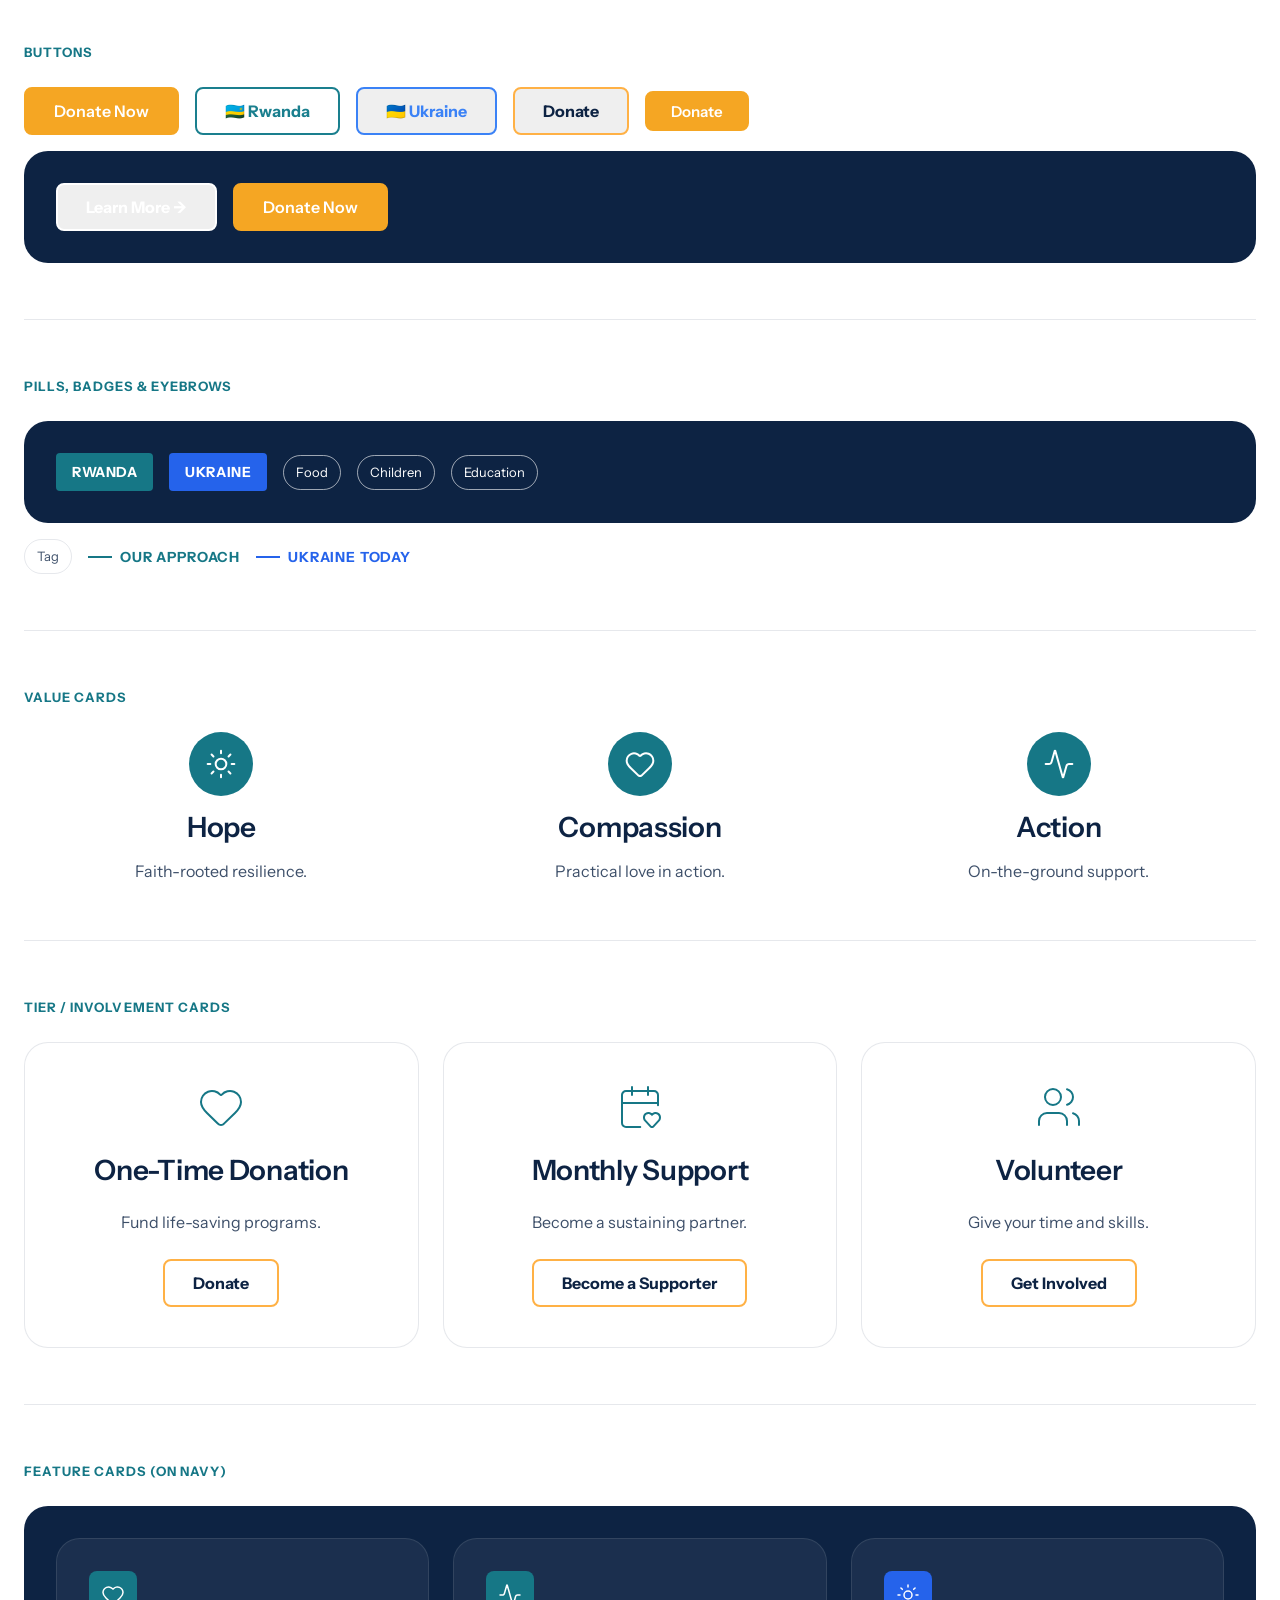
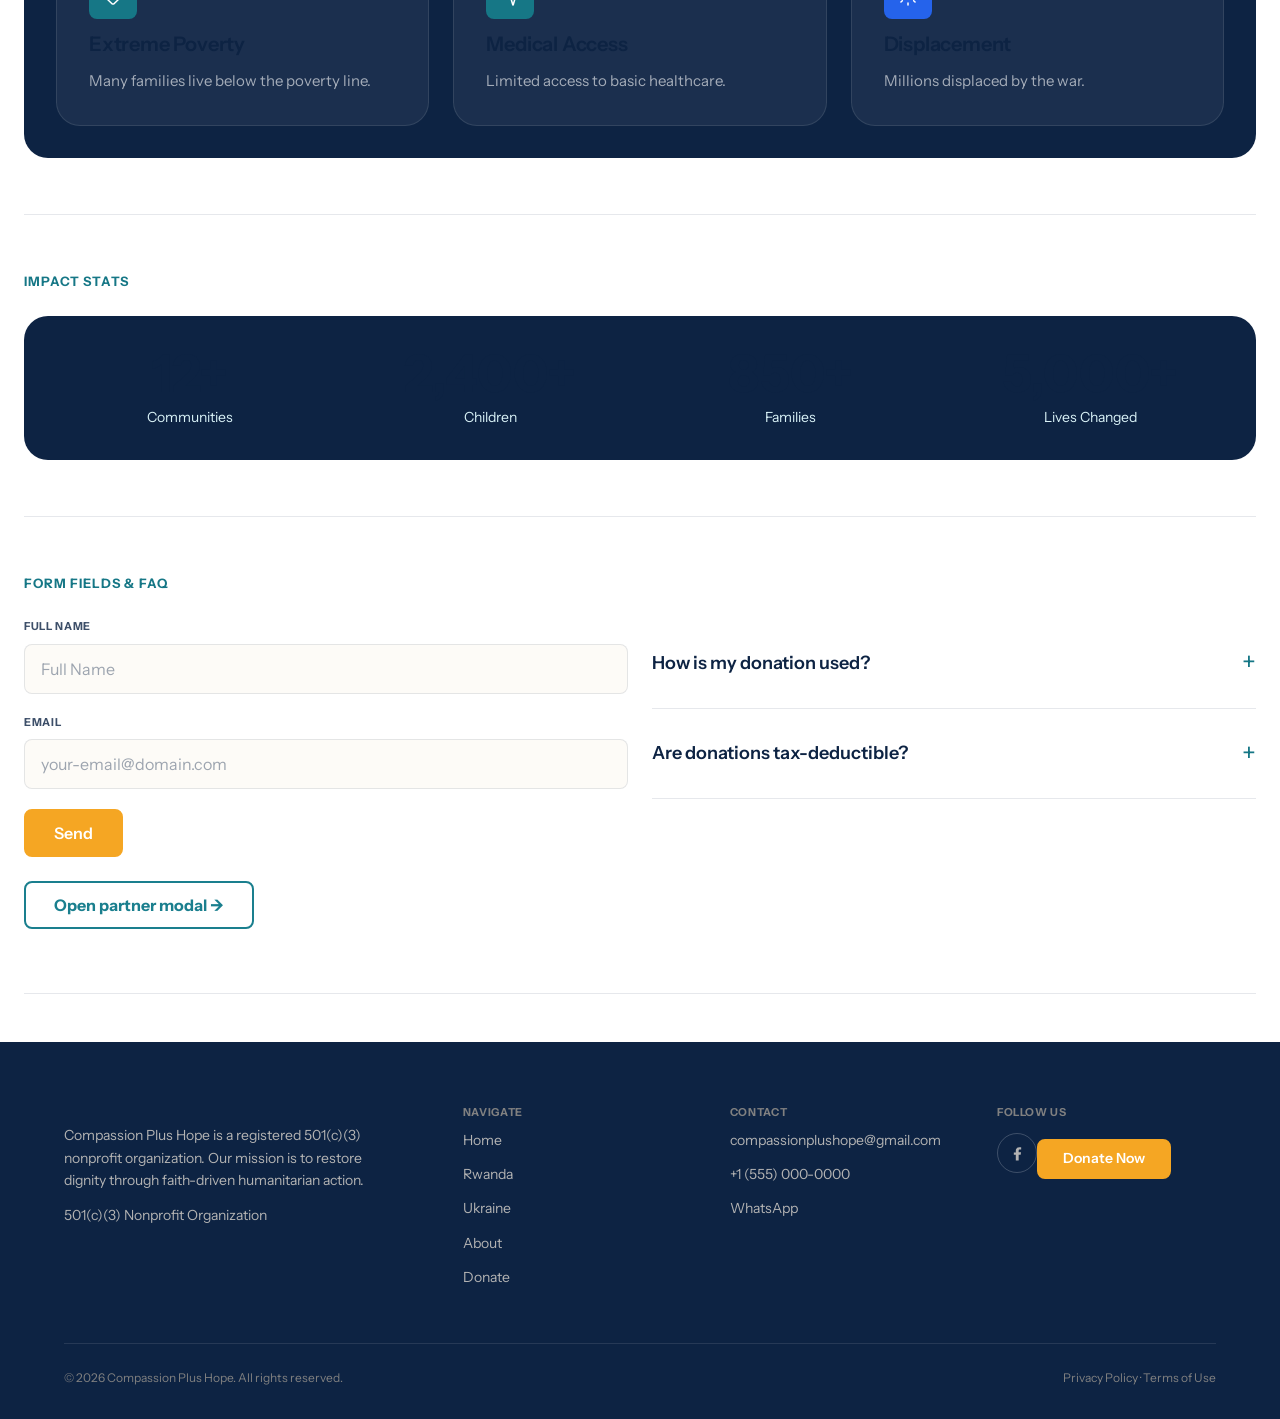
<file: ui-kit.html>
<!DOCTYPE html>
<html lang="en">
<head>
  <meta charset="UTF-8">
  <meta name="viewport" content="width=device-width, initial-scale=1.0">
  <title>UI Kit — Compassion Plus Hope</title>
  <meta name="robots" content="noindex">
  <link rel="icon" href="assets/icons/lg-icon-3.svg">
  <link rel="preconnect" href="https://fonts.googleapis.com">
  <link rel="preconnect" href="https://fonts.gstatic.com" crossorigin>
  <link href="https://fonts.googleapis.com/css2?family=Instrument+Sans:ital,wght@0,400..700;1,400..600&display=swap" rel="stylesheet">
  <link rel="stylesheet" href="assets/css/styles.css">
  <script src="assets/js/site.js" defer></script>
  <style>
    .uk-section { padding: 56px 0; border-bottom: 1px solid var(--navy-10); }
    .uk-h { font-size: 13px; letter-spacing: .08em; text-transform: uppercase; color: var(--teal); font-weight: 700; margin-bottom: 24px; }
    .uk-row { display: flex; flex-wrap: wrap; gap: 16px; align-items: center; }
    .swatches { display: grid; grid-template-columns: repeat(auto-fill,minmax(150px,1fr)); gap: 16px; }
    .sw { border: 1px solid var(--navy-10); border-radius: var(--r-md); overflow: hidden; font-size: 13px; }
    .sw__chip { height: 72px; }
    .sw__meta { padding: 8px 12px; }
    .sw__meta b { display: block; }
    .sw__meta code { color: var(--body); font-size: 12px; }
    .type-row { display: flex; align-items: baseline; gap: 16px; flex-wrap: wrap; margin-bottom: 14px; }
    .type-row small { color: var(--body); font-size: 12px; min-width: 90px; }
    .uk-grid3 { display: grid; grid-template-columns: repeat(3,1fr); gap: 24px; }
    @media (max-width:780px){ .uk-grid3 { grid-template-columns: 1fr; } }
    .uk-dark { background: var(--navy); padding: 32px; border-radius: var(--r-lg); }
    .uk-note { color: var(--body); max-width: 70ch; margin-bottom: 8px; }
  </style>
</head>
<body data-page="">
  <div id="site-header"></div>

  <main class="container" style="padding-block:48px">
    <header style="margin-bottom:24px">
      <span class="eyebrow">Design System</span>
      <h1 class="h-1" style="margin-top:12px">Compassion Plus Hope — UI Kit</h1>
      <p class="uk-note" style="margin-top:12px">One source of truth for tokens and components. Every page is built from these classes so the interface stays consistent. Defined in <code>assets/css/styles.css</code>; shared chrome (nav, footer, modal) in <code>assets/js/site.js</code>.</p>
    </header>

    <!-- Colors -->
    <section class="uk-section">
      <div class="uk-h">Color tokens</div>
      <div class="swatches">
        <div class="sw"><div class="sw__chip" style="background:var(--navy)"></div><div class="sw__meta"><b>Navy</b><code>--navy #0d2343</code></div></div>
        <div class="sw"><div class="sw__chip" style="background:var(--teal)"></div><div class="sw__meta"><b>Teal</b><code>--teal #167786</code></div></div>
        <div class="sw"><div class="sw__chip" style="background:var(--teal-deep)"></div><div class="sw__meta"><b>Teal deep</b><code>--teal-deep #1a7f8e</code></div></div>
        <div class="sw"><div class="sw__chip" style="background:var(--amber)"></div><div class="sw__meta"><b>Amber</b><code>--amber #f5a623</code></div></div>
        <div class="sw"><div class="sw__chip" style="background:var(--amber-light)"></div><div class="sw__meta"><b>Amber light</b><code>--amber-light #ffb145</code></div></div>
        <div class="sw"><div class="sw__chip" style="background:var(--blue)"></div><div class="sw__meta"><b>Ukraine blue</b><code>--blue #2563eb</code></div></div>
        <div class="sw"><div class="sw__chip" style="background:var(--blue-light)"></div><div class="sw__meta"><b>Blue light</b><code>--blue-light #3b82f6</code></div></div>
        <div class="sw"><div class="sw__chip" style="background:var(--cream);border-bottom:1px solid var(--navy-10)"></div><div class="sw__meta"><b>Cream</b><code>--cream #fdfbf7</code></div></div>
        <div class="sw"><div class="sw__chip" style="background:var(--teal-tint)"></div><div class="sw__meta"><b>Teal tint</b><code>--teal-tint #d9f2f7</code></div></div>
      </div>
    </section>

    <!-- Typography -->
    <section class="uk-section">
      <div class="uk-h">Typography — Instrument Sans</div>
      <div class="type-row"><small>h-hero</small><span class="h-hero">Countless Lives</span></div>
      <div class="type-row"><small>h-display</small><span class="h-display">Restoring Hope</span></div>
      <div class="type-row"><small>h-1</small><span class="h-1">Support the Mission</span></div>
      <div class="type-row"><small>h-2</small><span class="h-2">Why Help is Needed</span></div>
      <div class="type-row"><small>h-3</small><span class="h-3">Compassion</span></div>
      <div class="type-row"><small>lead</small><span class="lead">Supporting vulnerable communities.</span></div>
      <div class="type-row"><small>body</small><span>Practical love demonstrated through consistent action.</span></div>
      <div class="type-row"><small>eyebrow</small><span class="eyebrow">Our Mission</span></div>
    </section>

    <!-- Buttons -->
    <section class="uk-section">
      <div class="uk-h">Buttons</div>
      <div class="uk-row" style="margin-bottom:16px">
        <button class="btn btn--primary">Donate Now</button>
        <button class="btn btn--secondary">🇷🇼 Rwanda</button>
        <button class="btn btn--ukraine">🇺🇦 Ukraine</button>
        <button class="btn btn--ghost-amber">Donate</button>
        <button class="btn btn--sm btn--primary">Donate</button>
      </div>
      <div class="uk-dark uk-row">
        <button class="btn btn--outline-white">Learn More →</button>
        <button class="btn btn--primary">Donate Now</button>
      </div>
    </section>

    <!-- Pills & badges -->
    <section class="uk-section">
      <div class="uk-h">Pills, badges & eyebrows</div>
      <div class="uk-dark uk-row" style="margin-bottom:16px">
        <span class="badge">Rwanda</span>
        <span class="badge badge--ukraine">Ukraine</span>
        <span class="pill">Food</span><span class="pill">Children</span><span class="pill">Education</span>
      </div>
      <div class="uk-row"><span class="pill pill--ink">Tag</span><span class="eyebrow">Our Approach</span><span class="eyebrow eyebrow--ukraine">Ukraine Today</span></div>
    </section>

    <!-- Cards -->
    <section class="uk-section">
      <div class="uk-h">Value cards</div>
      <div class="uk-grid3">
        <div class="value"><div class="value__icon"><img src="assets/icons/sun.svg" alt=""></div><h3 class="h-3">Hope</h3><p class="muted">Faith-rooted resilience.</p></div>
        <div class="value"><div class="value__icon"><img src="assets/icons/heart.svg" alt=""></div><h3 class="h-3">Compassion</h3><p class="muted">Practical love in action.</p></div>
        <div class="value"><div class="value__icon"><img src="assets/icons/activity.svg" alt=""></div><h3 class="h-3">Action</h3><p class="muted">On-the-ground support.</p></div>
      </div>
    </section>

    <section class="uk-section">
      <div class="uk-h">Tier / involvement cards</div>
      <div class="uk-grid3">
        <div class="tier"><div class="tier__icon"><img src="assets/icons/heart-donate.svg" alt=""></div><h3 class="h-3">One-Time Donation</h3><p>Fund life-saving programs.</p><a class="btn btn--ghost-amber" href="#" data-donate>Donate</a></div>
        <div class="tier"><div class="tier__icon"><img src="assets/icons/calendar-heart.svg" alt=""></div><h3 class="h-3">Monthly Support</h3><p>Become a sustaining partner.</p><a class="btn btn--ghost-amber" href="#" data-donate>Become a Supporter</a></div>
        <div class="tier"><div class="tier__icon"><img src="assets/icons/users.svg" alt=""></div><h3 class="h-3">Volunteer</h3><p>Give your time and skills.</p><a class="btn btn--ghost-amber" href="#" data-open-partner>Get Involved</a></div>
      </div>
    </section>

    <section class="uk-section">
      <div class="uk-h">Feature cards (on navy)</div>
      <div class="uk-dark">
        <div class="uk-grid3">
          <div class="feature"><div class="feature__icon"><img src="assets/icons/heart.svg" alt=""></div><h3>Extreme Poverty</h3><p>Many families live below the poverty line.</p></div>
          <div class="feature"><div class="feature__icon"><img src="assets/icons/activity.svg" alt=""></div><h3>Medical Access</h3><p>Limited access to basic healthcare.</p></div>
          <div class="feature feature--ukraine"><div class="feature__icon"><img src="assets/icons/sun.svg" alt=""></div><h3>Displacement</h3><p>Millions displaced by the war.</p></div>
        </div>
      </div>
    </section>

    <!-- Stats -->
    <section class="uk-section">
      <div class="uk-h">Impact stats</div>
      <div class="uk-dark">
        <div class="impact__grid">
          <div class="stat"><span class="stat__num">12+</span><span class="stat__label">Communities</span></div>
          <div class="stat"><span class="stat__num">2,400+</span><span class="stat__label">Children</span></div>
          <div class="stat"><span class="stat__num">850+</span><span class="stat__label">Families</span></div>
          <div class="stat"><span class="stat__num">5,000+</span><span class="stat__label">Lives Changed</span></div>
        </div>
      </div>
    </section>

    <!-- Form + FAQ -->
    <section class="uk-section">
      <div class="uk-h">Form fields & FAQ</div>
      <div class="uk-grid3" style="grid-template-columns:1fr 1fr">
        <form onsubmit="return false">
          <div class="field"><label>Full name</label><input type="text" placeholder="Full Name"></div>
          <div class="field"><label>Email</label><input type="email" placeholder="your-email@domain.com"></div>
          <button class="btn btn--primary">Send</button>
        </form>
        <div>
          <details class="faq"><summary class="faq__q">How is my donation used?</summary><div class="faq__a">Every gift funds programs directly on the ground.</div></details>
          <details class="faq"><summary class="faq__q">Are donations tax-deductible?</summary><div class="faq__a">Yes — we are a registered 501(c)(3) nonprofit.</div></details>
        </div>
      </div>
      <p class="uk-note" style="margin-top:24px"><button class="btn btn--secondary" data-open-partner>Open partner modal →</button></p>
    </section>
  </main>

  <div id="site-footer"></div>
  <div id="site-modal"></div>
</body>
</html>
</file>
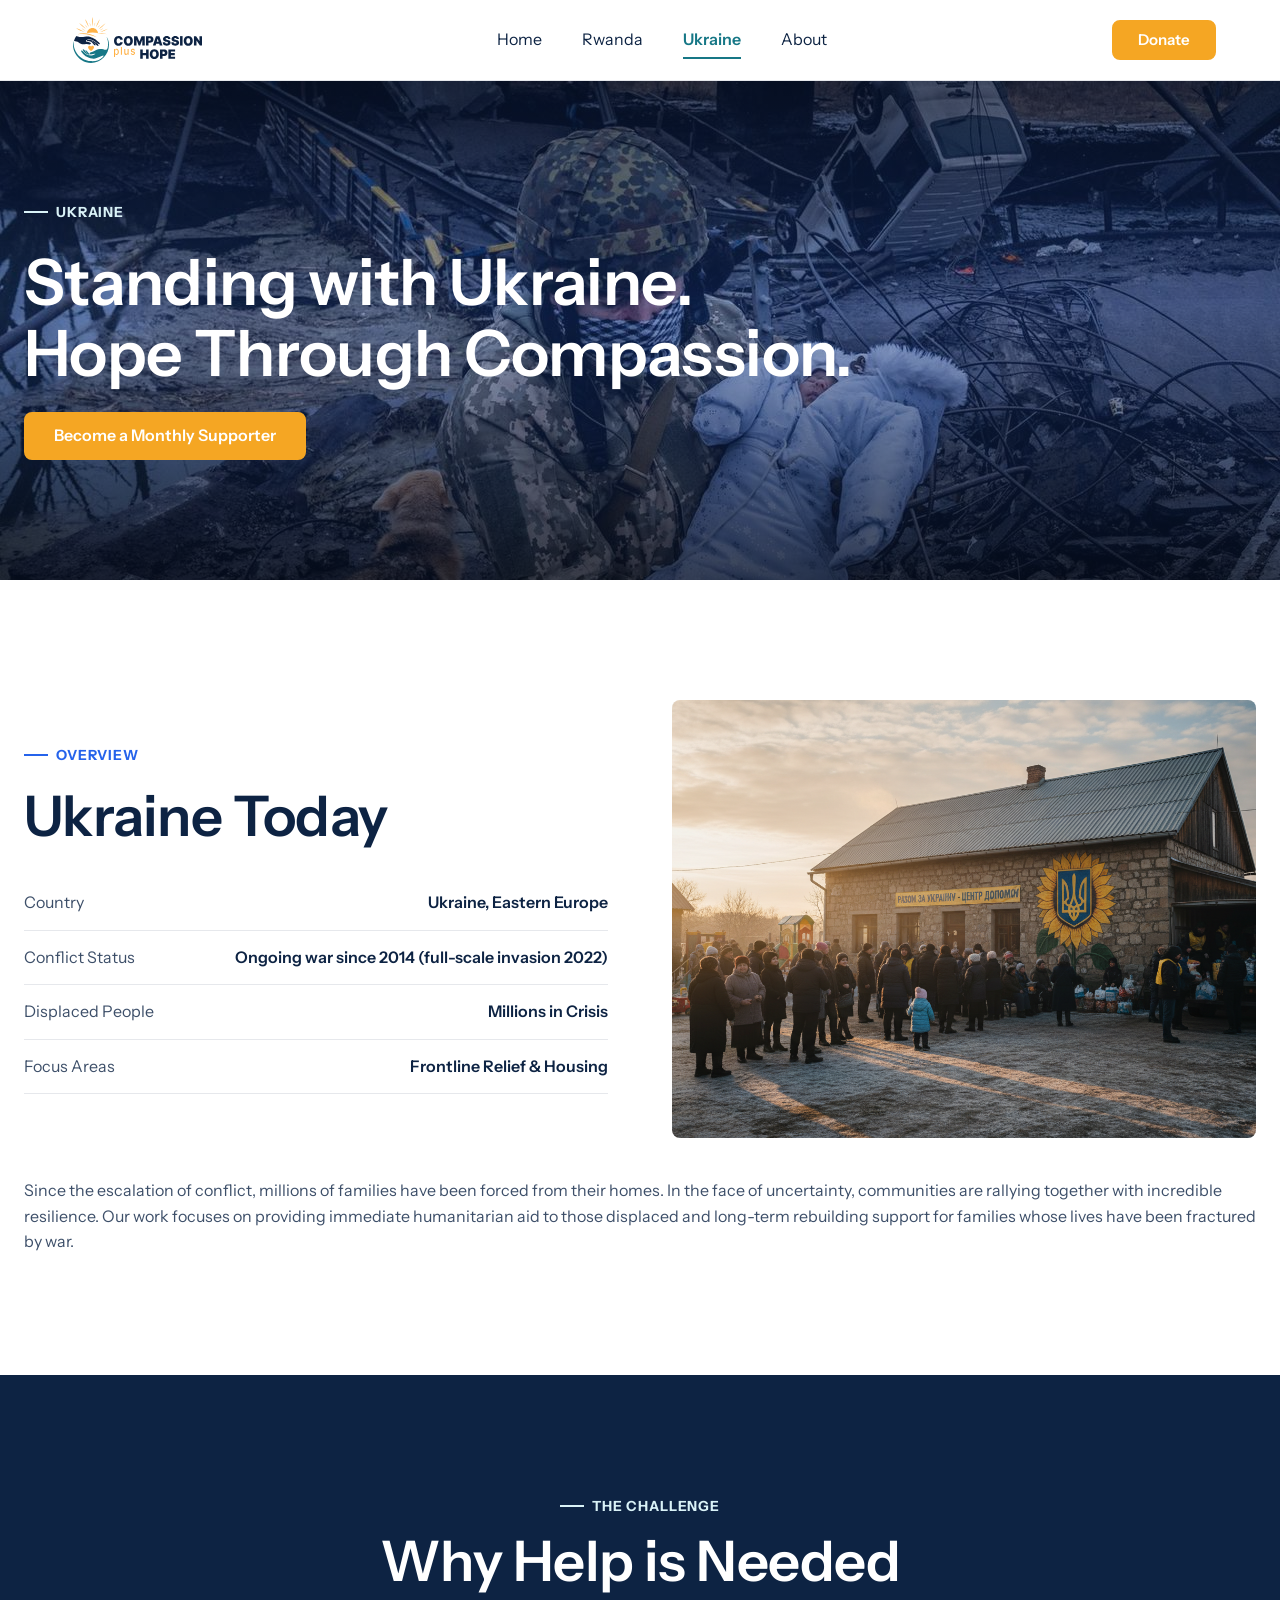
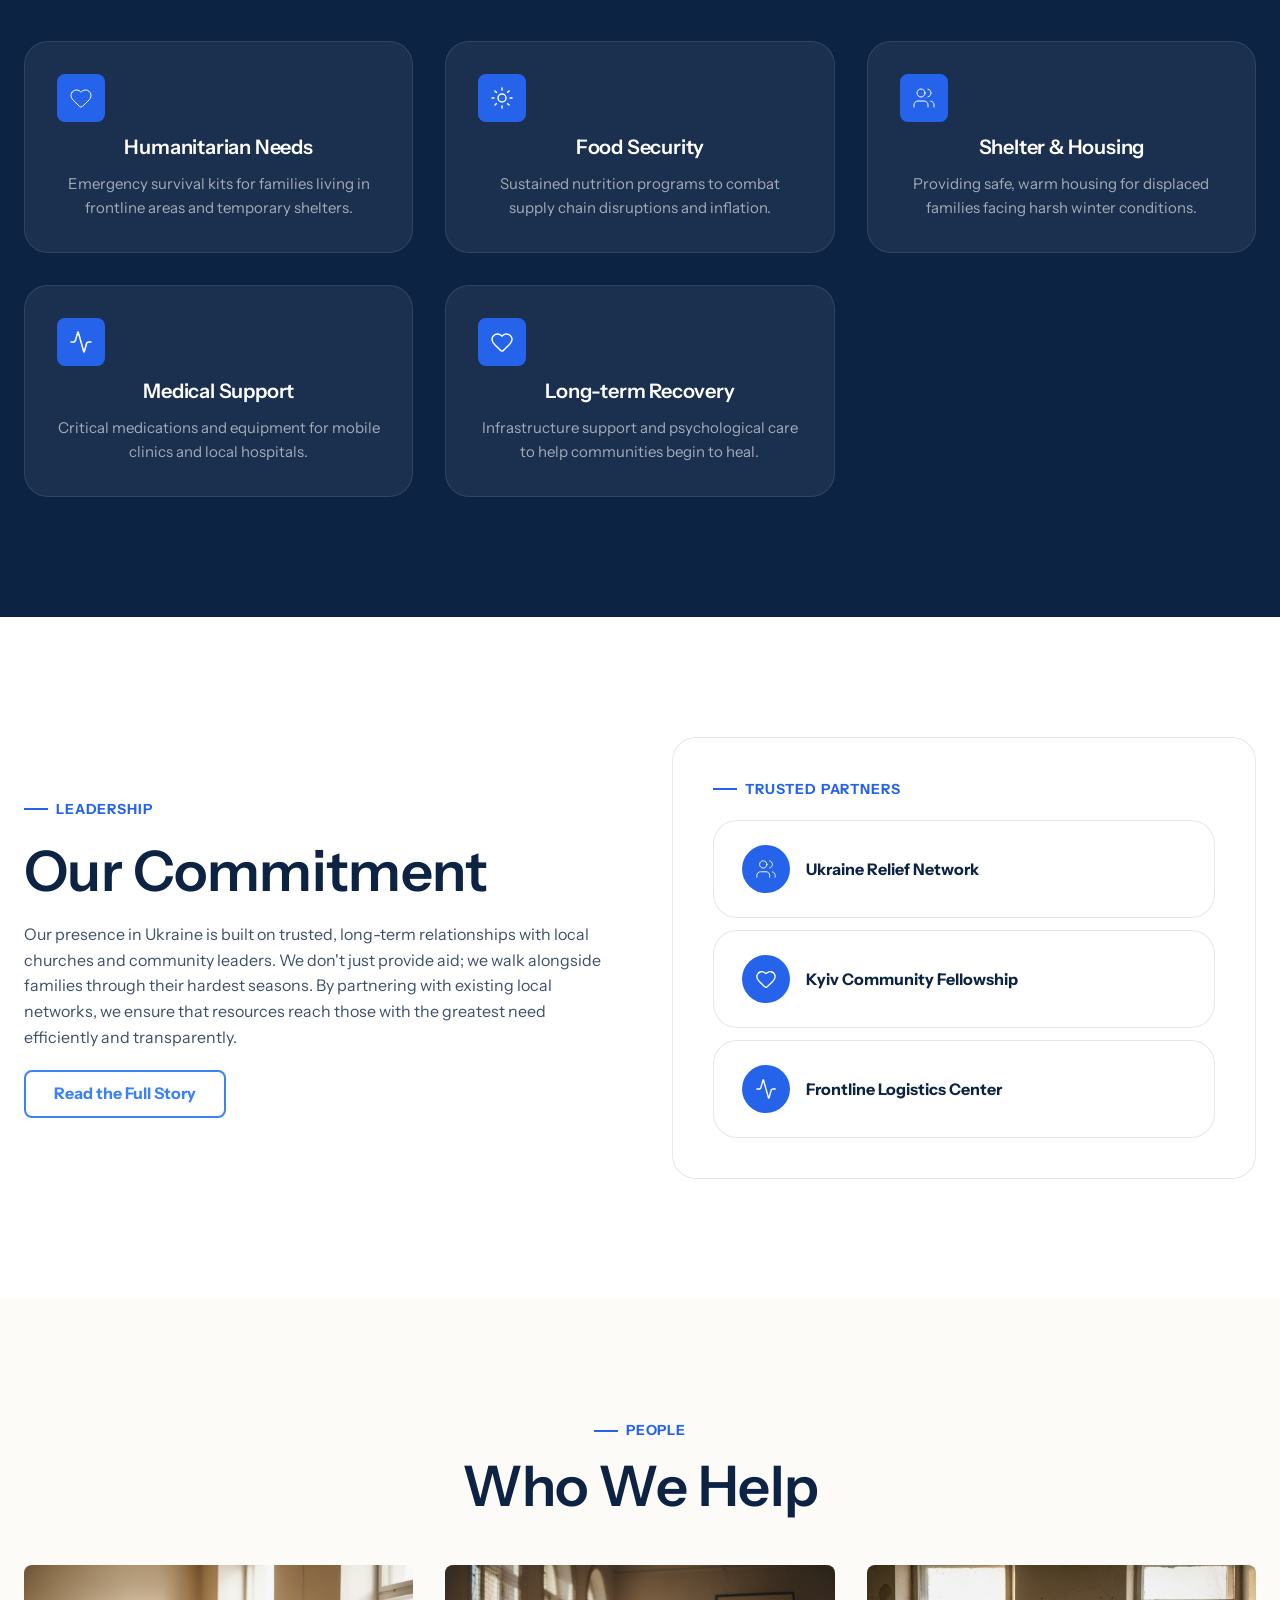
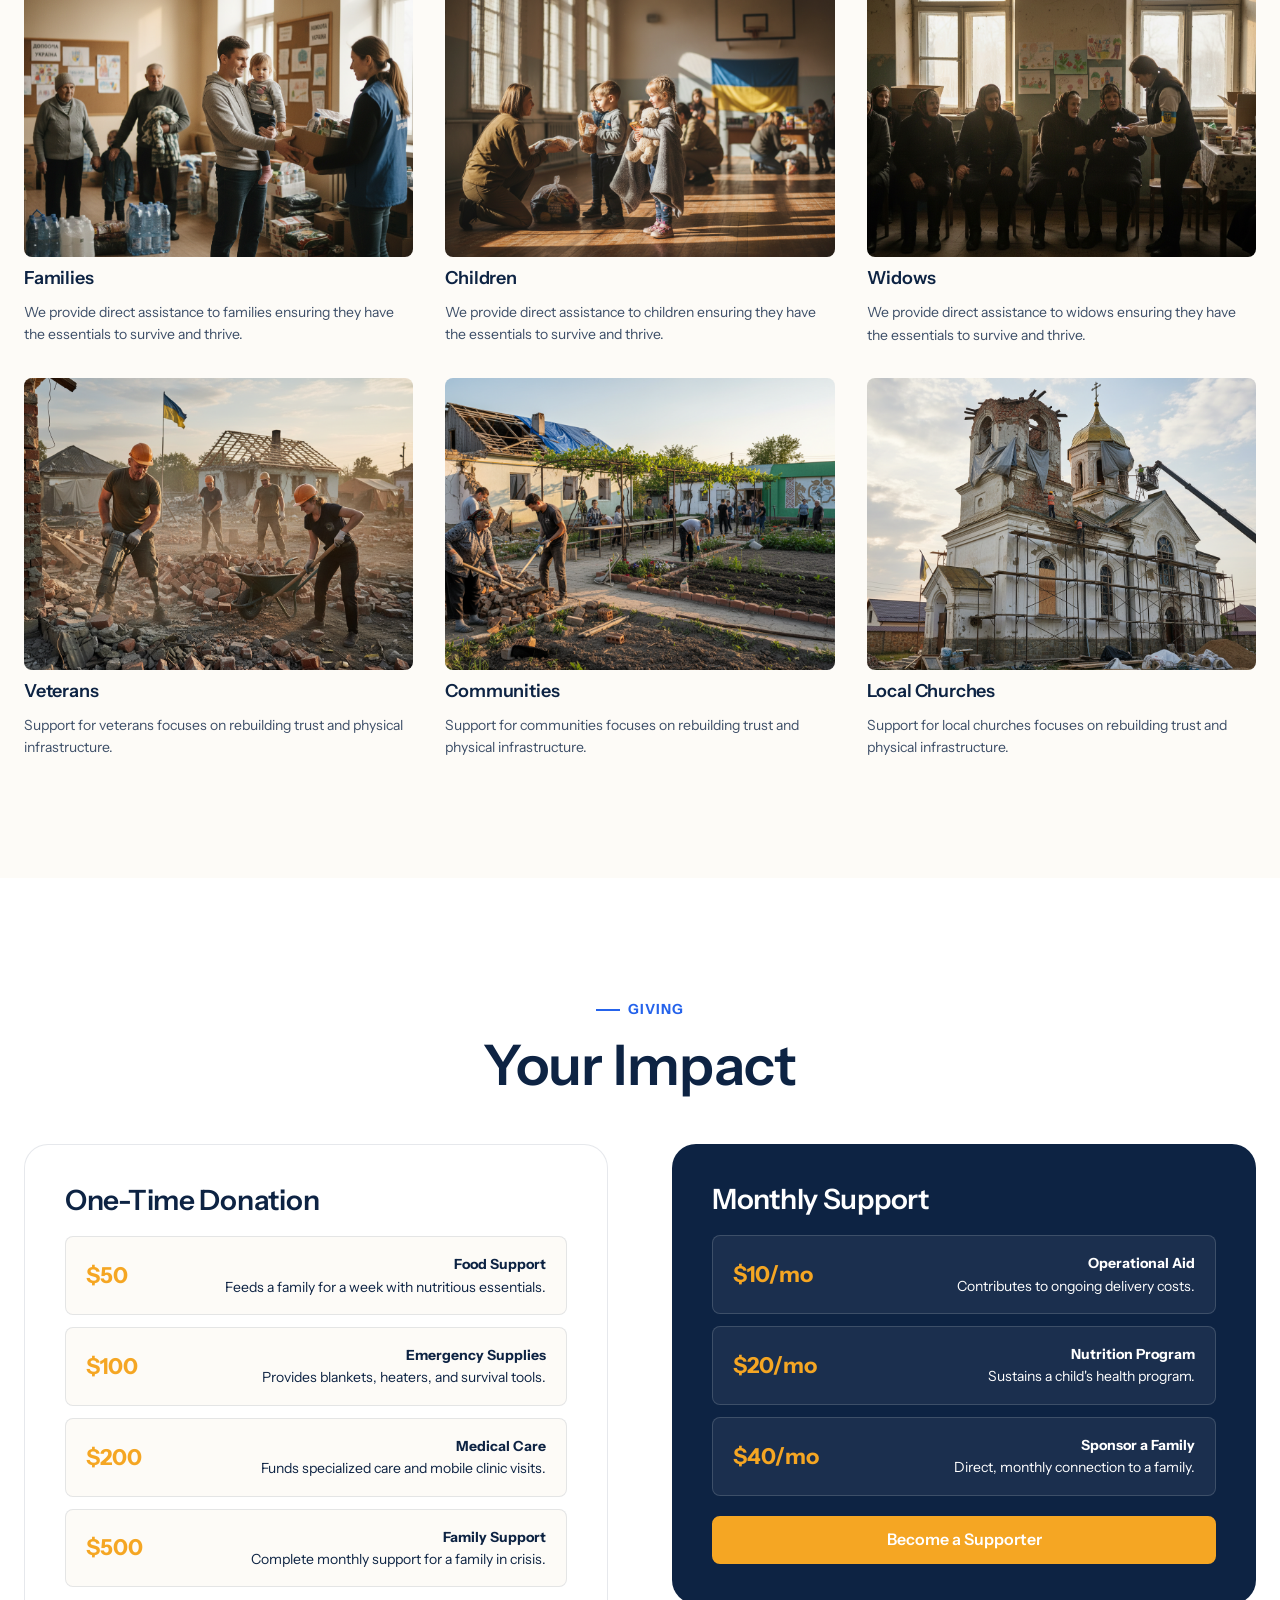
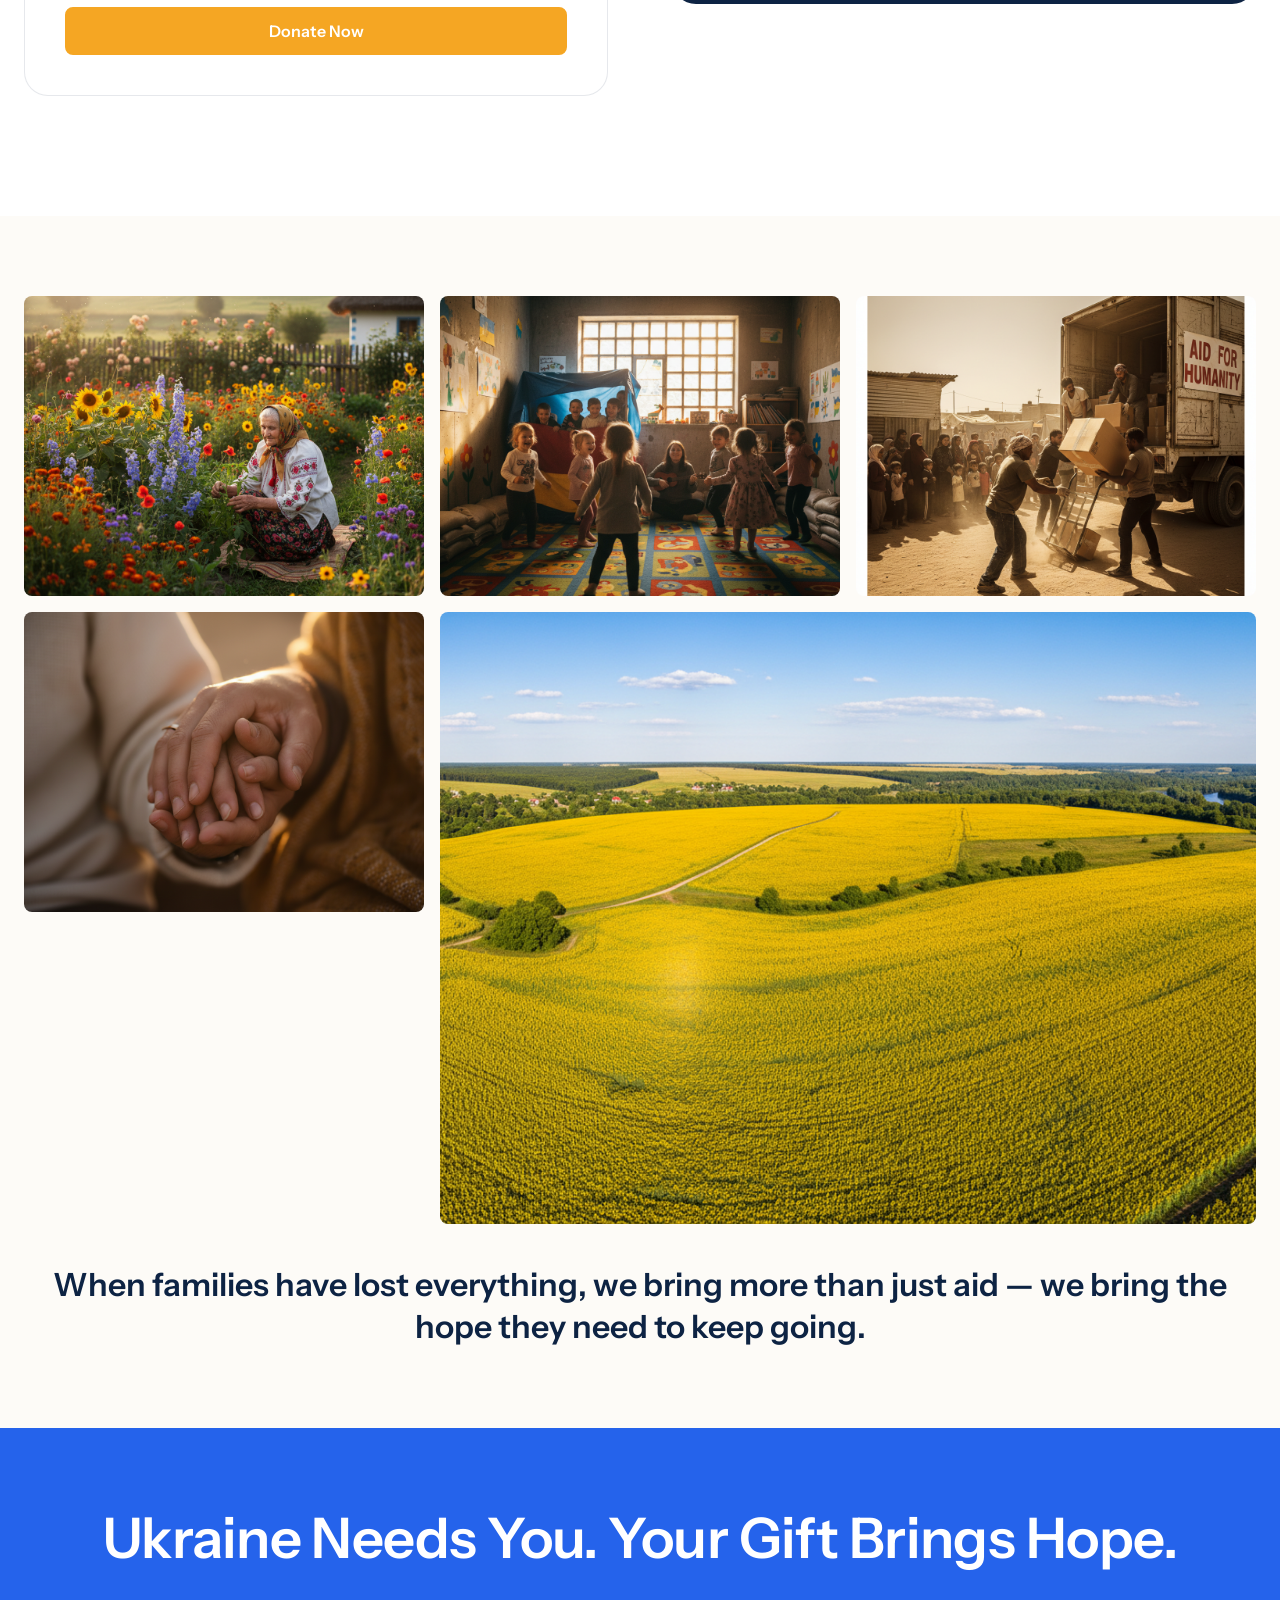
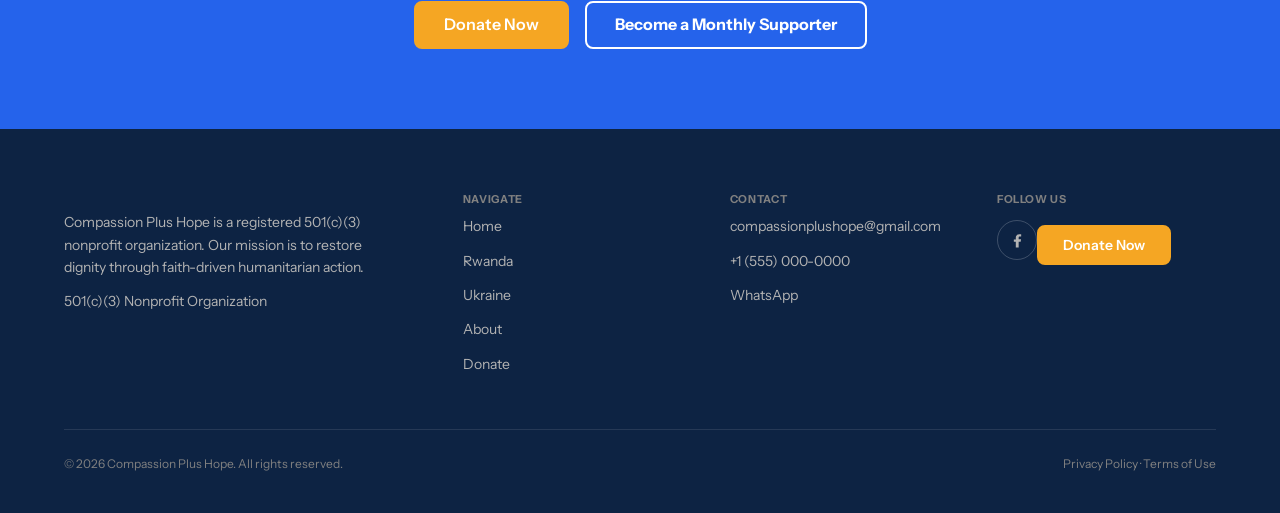
<file: ukraine.html>
<!DOCTYPE html>
<html lang="en">
<head>
  <meta charset="UTF-8">
  <meta name="viewport" content="width=device-width, initial-scale=1.0">
  <title>Ukraine — Compassion Plus Hope</title>
  <meta name="description" content="Standing with Ukraine. Compassion Plus Hope delivers humanitarian aid and long-term rebuilding support to families displaced by war.">
  <link rel="icon" href="assets/icons/lg-icon-3.svg">
  <link rel="preconnect" href="https://fonts.googleapis.com">
  <link rel="preconnect" href="https://fonts.gstatic.com" crossorigin>
  <link href="https://fonts.googleapis.com/css2?family=Instrument+Sans:ital,wght@0,400..700;1,400..600&display=swap" rel="stylesheet">
  <link rel="stylesheet" href="assets/css/styles.css">
  <script src="assets/js/site.js" defer></script>
</head>
<body data-page="ukraine">
  <div id="site-header"></div>

  <main>
    <!-- Hero -->
    <section class="hero" style="min-height:420px">
      <div class="hero__bg"><div><img src="assets/img/hero-ukraine.jpg" alt="Ukraine"><div class="hero__overlay hero__tint-blue"></div></div></div>
      <div class="hero__scrim"></div>
      <div class="container" style="position:relative;z-index:1;width:100%">
        <div class="hero__content hero__content--left" style="padding-inline:0;align-items:flex-start">
          <span class="eyebrow eyebrow--on-dark">Ukraine</span>
          <h1 class="h-display">Standing with Ukraine.<br>Hope Through Compassion.</h1>
          <div class="hero__actions">
            <a class="btn btn--primary" href="#" data-donate>Become a Monthly Supporter</a>
          </div>
        </div>
      </div>
    </section>

    <!-- Ukraine Today -->
    <section class="section section--white">
      <div class="container">
        <div class="split">
          <div class="stack" style="gap:20px">
            <span class="eyebrow eyebrow--ukraine">Overview</span>
            <h2 class="h-1">Ukraine Today</h2>
            <dl style="margin:8px 0 0">
              <div class="factrow"><dt>Country</dt><dd>Ukraine, Eastern Europe</dd></div>
              <div class="factrow"><dt>Conflict Status</dt><dd>Ongoing war since 2014 (full-scale invasion 2022)</dd></div>
              <div class="factrow"><dt>Displaced People</dt><dd>Millions in Crisis</dd></div>
              <div class="factrow"><dt>Focus Areas</dt><dd>Frontline Relief &amp; Housing</dd></div>
            </dl>
          </div>
          <div class="who__photo" style="aspect-ratio:4/3"><img src="assets/img/uk-today.jpg" alt="Ukraine today"></div>
        </div>
        <p class="muted measure" style="margin-top:40px;max-width:none">Since the escalation of conflict, millions of families have been forced from their homes. In the face of uncertainty, communities are rallying together with incredible resilience. Our work focuses on providing immediate humanitarian aid to those displaced and long-term rebuilding support for families whose lives have been fractured by war.</p>
      </div>
    </section>

    <!-- Why Help is Needed -->
    <section class="section section--navy">
      <div class="container stack center" style="gap:48px">
        <div class="stack center" style="gap:14px">
          <span class="eyebrow eyebrow--center eyebrow--on-dark">The Challenge</span>
          <h2 class="h-1" style="text-align:center">Why Help is Needed</h2>
        </div>
        <div class="grid grid-3" style="width:100%">
          <div class="feature feature--ukraine"><div class="feature__icon"><img src="assets/icons/heart-donate.svg" alt=""></div><h3>Humanitarian Needs</h3><p>Emergency survival kits for families living in frontline areas and temporary shelters.</p></div>
          <div class="feature feature--ukraine"><div class="feature__icon"><img src="assets/icons/sun.svg" alt=""></div><h3>Food Security</h3><p>Sustained nutrition programs to combat supply chain disruptions and inflation.</p></div>
          <div class="feature feature--ukraine"><div class="feature__icon"><img src="assets/icons/users.svg" alt=""></div><h3>Shelter &amp; Housing</h3><p>Providing safe, warm housing for displaced families facing harsh winter conditions.</p></div>
          <div class="feature feature--ukraine"><div class="feature__icon"><img src="assets/icons/activity.svg" alt=""></div><h3>Medical Support</h3><p>Critical medications and equipment for mobile clinics and local hospitals.</p></div>
          <div class="feature feature--ukraine"><div class="feature__icon"><img src="assets/icons/heart.svg" alt=""></div><h3>Long-term Recovery</h3><p>Infrastructure support and psychological care to help communities begin to heal.</p></div>
        </div>
      </div>
    </section>

    <!-- Our Commitment -->
    <section class="section section--white">
      <div class="container">
        <div class="split">
          <div class="stack" style="gap:20px">
            <span class="eyebrow eyebrow--ukraine">Leadership</span>
            <h2 class="h-1">Our Commitment</h2>
            <p class="muted">Our presence in Ukraine is built on trusted, long-term relationships with local churches and community leaders. We don't just provide aid; we walk alongside families through their hardest seasons. By partnering with existing local networks, we ensure that resources reach those with the greatest need efficiently and transparently.</p>
            <a class="btn btn--ukraine" href="about.html">Read the Full Story</a>
          </div>
          <div class="give-card give-card--light">
            <span class="eyebrow eyebrow--ukraine">Trusted Partners</span>
            <ul class="stack" style="gap:12px">
              <li class="contact-card contact-card--line"><span class="contact-card__icon" style="background:var(--blue)"><img src="assets/icons/users.svg" alt=""></span><strong>Ukraine Relief Network</strong></li>
              <li class="contact-card contact-card--line"><span class="contact-card__icon" style="background:var(--blue)"><img src="assets/icons/heart.svg" alt=""></span><strong>Kyiv Community Fellowship</strong></li>
              <li class="contact-card contact-card--line"><span class="contact-card__icon" style="background:var(--blue)"><img src="assets/icons/activity.svg" alt=""></span><strong>Frontline Logistics Center</strong></li>
            </ul>
          </div>
        </div>
      </div>
    </section>

    <!-- Who We Help -->
    <section class="section section--cream">
      <div class="container stack" style="gap:48px">
        <div class="stack center" style="gap:14px">
          <span class="eyebrow eyebrow--center eyebrow--ukraine">People</span>
          <h2 class="h-1" style="text-align:center">Who We Help</h2>
        </div>
        <div class="grid grid-3">
          <div class="who"><div class="who__photo"><img src="assets/img/uk-who-1.jpg" alt="Families"></div><h3>Families</h3><p>We provide direct assistance to families ensuring they have the essentials to survive and thrive.</p></div>
          <div class="who"><div class="who__photo"><img src="assets/img/uk-who-2.jpg" alt="Children"></div><h3>Children</h3><p>We provide direct assistance to children ensuring they have the essentials to survive and thrive.</p></div>
          <div class="who"><div class="who__photo"><img src="assets/img/uk-who-3.jpg" alt="Widows"></div><h3>Widows</h3><p>We provide direct assistance to widows ensuring they have the essentials to survive and thrive.</p></div>
          <div class="who"><div class="who__photo"><img src="assets/img/uk-who-4.jpg" alt="Veterans"></div><h3>Veterans</h3><p>Support for veterans focuses on rebuilding trust and physical infrastructure.</p></div>
          <div class="who"><div class="who__photo"><img src="assets/img/uk-who-5.jpg" alt="Communities"></div><h3>Communities</h3><p>Support for communities focuses on rebuilding trust and physical infrastructure.</p></div>
          <div class="who"><div class="who__photo"><img src="assets/img/uk-who-6.jpg" alt="Local Churches"></div><h3>Local Churches</h3><p>Support for local churches focuses on rebuilding trust and physical infrastructure.</p></div>
        </div>
      </div>
    </section>

    <!-- Your Impact -->
    <section class="section section--white">
      <div class="container stack" style="gap:48px">
        <div class="stack center" style="gap:14px">
          <span class="eyebrow eyebrow--center eyebrow--ukraine">Giving</span>
          <h2 class="h-1" style="text-align:center">Your Impact</h2>
        </div>
        <div class="split" style="align-items:start">
          <div class="give-card give-card--light">
            <h3 class="h-3">One-Time Donation</h3>
            <div class="give-amounts">
              <a class="give-amount" href="#" data-donate><strong>$50</strong><span><b>Food Support</b><br>Feeds a family for a week with nutritious essentials.</span></a>
              <a class="give-amount" href="#" data-donate><strong>$100</strong><span><b>Emergency Supplies</b><br>Provides blankets, heaters, and survival tools.</span></a>
              <a class="give-amount" href="#" data-donate><strong>$200</strong><span><b>Medical Care</b><br>Funds specialized care and mobile clinic visits.</span></a>
              <a class="give-amount" href="#" data-donate><strong>$500</strong><span><b>Family Support</b><br>Complete monthly support for a family in crisis.</span></a>
            </div>
            <a class="btn btn--primary btn--block" href="#" data-donate>Donate Now</a>
          </div>
          <div class="give-card give-card--navy">
            <h3 class="h-3">Monthly Support</h3>
            <div class="give-amounts">
              <a class="give-amount" href="#" data-donate><strong>$10/mo</strong><span><b>Operational Aid</b><br>Contributes to ongoing delivery costs.</span></a>
              <a class="give-amount" href="#" data-donate><strong>$20/mo</strong><span><b>Nutrition Program</b><br>Sustains a child's health program.</span></a>
              <a class="give-amount" href="#" data-donate><strong>$40/mo</strong><span><b>Sponsor a Family</b><br>Direct, monthly connection to a family.</span></a>
            </div>
            <a class="btn btn--primary btn--block" href="#" data-donate>Become a Supporter</a>
          </div>
        </div>
      </div>
    </section>

    <!-- Gallery + testimonial -->
    <section class="section--tight section section--cream">
      <div class="container stack" style="gap:40px">
        <div class="gallery">
          <img src="assets/img/uk-gallery-1.jpg" alt="">
          <img src="assets/img/uk-gallery-2.jpg" alt="">
          <img src="assets/img/uk-gallery-3.jpg" alt="">
          <img src="assets/img/uk-gallery-4.jpg" alt="" style="grid-column:span 1">
          <img src="assets/img/uk-gallery-5.jpg" alt="" style="grid-column:span 2">
        </div>
        <blockquote class="measure center" style="margin:0 auto;font-size:clamp(22px,3vw,32px);font-weight:600;line-height:1.3">
          When families have lost everything, we bring more than just aid — we bring the hope they need to keep going.
        </blockquote>
      </div>
    </section>

    <!-- CTA -->
    <section class="cta-band cta-band--blue">
      <div class="container stack center" style="gap:8px">
        <h2 class="h-1">Ukraine Needs You. Your Gift Brings Hope.</h2>
        <div class="hero__actions" style="justify-content:center;margin-top:16px">
          <a class="btn btn--primary" href="#" data-donate>Donate Now</a>
          <a class="btn btn--outline-white" href="#" data-donate>Become a Monthly Supporter</a>
        </div>
      </div>
    </section>
  </main>

  <div id="site-footer"></div>
  <div id="site-modal"></div>
</body>
</html>
</file>
<file: assets/css/styles.css>
/* =====================================================================
   Compassion Plus Hope — Design System
   Single source of truth for tokens + reusable components.
   Used by every page; demonstrated in ui-kit.html
   ===================================================================== */

/* ---------- 1. Design tokens ---------- */
:root {
  /* Brand colors */
  --navy:        #0d2343;
  --navy-90:     rgba(13, 35, 67, 0.9);
  --navy-80:     rgba(13, 35, 67, 0.8);
  --navy-60:     rgba(13, 35, 67, 0.6);
  --navy-10:     rgba(13, 35, 67, 0.1);

  --teal:        #167786;
  --teal-deep:   #1a7f8e;
  --teal-tint:   #d9f2f7;
  --teal-soft:   #80b2b2;

  --amber:       #f5a623;
  --amber-light: #ffb145;

  --blue:        #2563eb;
  --blue-light:  #3b82f6;

  /* Surfaces */
  --cream:       #fdfbf7;
  --white:       #ffffff;

  /* Text */
  --ink:         var(--navy);
  --body:        var(--navy-80);
  --on-dark:     #ffffff;
  --on-dark-dim: rgba(255, 255, 255, 0.6);

  /* Region accents (used to theme Rwanda vs Ukraine) */
  --rwanda:      var(--teal);
  --rwanda-deep: var(--teal-deep);
  --ukraine:     var(--blue);
  --ukraine-deep:#2563eb;

  /* Typography */
  --font: "Instrument Sans", system-ui, -apple-system, "Segoe UI", Roboto, sans-serif;

  /* Radii */
  --r-sm: 4px;
  --r-md: 8px;
  --r-lg: 24px;
  --r-pill: 100px;

  /* Spacing rhythm */
  --gap: 32px;
  --section-y: 120px;
  --container: 1280px;
  --pad-x: 80px;

  /* Effects */
  --shadow-sm: 0 2px 8px rgba(13, 35, 67, 0.06);
  --shadow-md: 0 12px 32px rgba(13, 35, 67, 0.10);
  --ring: 0 0 0 3px rgba(22, 119, 134, 0.25);
  --ease: 0.2s ease;
}

/* ---------- 2. Reset & base ---------- */
*, *::before, *::after { box-sizing: border-box; }

html { scroll-behavior: smooth; -webkit-text-size-adjust: 100%; }

body {
  margin: 0;
  font-family: var(--font);
  color: var(--ink);
  background: var(--white);
  line-height: 1.6;
  font-size: 16px;
  -webkit-font-smoothing: antialiased;
  text-rendering: optimizeLegibility;
}

img { max-width: 100%; display: block; }
a { color: inherit; text-decoration: none; }
button { font-family: inherit; cursor: pointer; }
h1, h2, h3, h4 { margin: 0; line-height: 1.1; font-weight: 600; letter-spacing: -0.01em; }
p { margin: 0; }
ul { margin: 0; padding: 0; list-style: none; }

:focus-visible { outline: none; box-shadow: var(--ring); border-radius: var(--r-sm); }

/* ---------- 3. Layout helpers ---------- */
.container {
  width: 100%;
  max-width: var(--container);
  margin-inline: auto;
  padding-inline: 24px;
}

.section { padding-block: var(--section-y); }
.section--tight { padding-block: 80px; }
.section--cream { background: var(--cream); }
.section--navy  { background: var(--navy); color: var(--on-dark); }
.section--white { background: var(--white); }

.stack { display: flex; flex-direction: column; }
.center { text-align: center; align-items: center; }
/* buttons in a vertical content stack hug their content unless explicitly block */
.stack > .btn:not(.btn--block) { align-self: flex-start; }
.center > .btn:not(.btn--block) { align-self: center; }

/* Eyebrow label (teal line + uppercase word) */
.eyebrow {
  display: inline-flex;
  align-items: center;
  gap: 8px;
  font-weight: 700;
  font-size: 14px;
  letter-spacing: 0.06em;
  text-transform: uppercase;
  color: var(--teal);
}
.eyebrow::before {
  content: "";
  width: 24px;
  height: 2px;
  background: currentColor;
  display: inline-block;
}
.eyebrow--center { justify-content: center; }
.eyebrow--ukraine { color: var(--blue); }
.eyebrow--on-dark { color: var(--teal-tint); }

/* Section heading scale */
.h-hero    { font-size: clamp(40px, 8vw, 96px); line-height: 1.05; }
.h-display { font-size: clamp(34px, 5vw, 64px); }
.h-1       { font-size: clamp(30px, 4.4vw, 56px); }
.h-2       { font-size: clamp(26px, 3vw, 40px); }
.h-3       { font-size: 28px; }
.lead      { font-size: clamp(18px, 2.2vw, 24px); line-height: 1.5; font-weight: 400; }
.muted     { color: var(--body); }
.measure   { max-width: 60ch; }

/* ---------- 4. Logo ---------- */
.logo { display: inline-flex; align-items: center; }
.logo__art {
  position: relative;
  width: 148px;
  height: 64px;
  flex: none;
}
.logo__art img { position: absolute; }
/* faithful reconstruction from Figma sub-paths (insets relative to 185x80 box) */
.logo__art .lp-text-1 { left: 33.72%; top: 43.56%; width: 59.82%; height: 35.59%; }
.logo__art .lp-text-2 { left: 33.81%; top: 61.59%; width: 14.44%; height: 14.27%; }
.logo__art .lp-icon-1 { left: 15.34%; top: 31.10%; width: 7.87%;  height: 8.13%; }
.logo__art .lp-icon-2 { left: 6.20%;  top: 45.86%; width: 24.44%; height: 39.79%; }
.logo__art .lp-icon-3 { left: 8.41%;  top: 14.35%; width: 21.09%; height: 53.11%; }
.logo__art .lp-icon-4 { left: 6.73%;  top: 43.54%; width: 17.33%; height: 15.07%; }
.logo--sm .logo__art { width: 120px; height: 52px; }
/* White monochrome treatment on dark surfaces (footer) */
.logo--on-dark .logo__art img { filter: brightness(0) invert(1); }

/* ---------- 5. Buttons ---------- */
.btn {
  --btn-h: 48px;
  display: inline-flex;
  align-items: center;
  justify-content: center;
  gap: 8px;
  height: var(--btn-h);
  padding-inline: 28px;
  border-radius: var(--r-md);
  font-weight: 600;
  font-size: 16px;
  border: 2px solid transparent;
  transition: transform var(--ease), background var(--ease), color var(--ease), box-shadow var(--ease);
  white-space: nowrap;
}
.btn:hover { transform: translateY(-2px); }
.btn:active { transform: translateY(0); }

.btn--primary { background: var(--amber); color: #fff; border-color: var(--amber); }
.btn--primary:hover { background: #e6981a; border-color: #e6981a; box-shadow: var(--shadow-md); }

.btn--secondary { background: transparent; color: var(--teal-deep); border-color: var(--teal-deep); font-weight: 700; }
.btn--secondary:hover { background: var(--teal-deep); color: #fff; }

.btn--ukraine { color: var(--blue-light); border-color: var(--blue-light); font-weight: 700; }
.btn--ukraine:hover { background: var(--blue-light); color: #fff; }

.btn--ghost-amber { color: var(--navy); border-color: var(--amber-light); font-weight: 700; }
.btn--ghost-amber:hover { background: var(--amber-light); color: var(--navy); }

.btn--outline-white { color: #fff; border-color: #fff; font-weight: 700; }
.btn--outline-white:hover { background: #fff; color: var(--navy); }

.btn--sm { --btn-h: 40px; padding-inline: 24px; font-size: 15px; }
.btn--block { width: 100%; }

/* ---------- 6. Pills / badges ---------- */
.pill {
  display: inline-flex;
  padding: 6px 12px;
  border-radius: var(--r-pill);
  border: 1px solid rgba(255, 255, 255, 0.6);
  font-size: 13px;
  color: #fff;
}
.pill--ink { border-color: var(--navy-10); color: var(--body); }

.badge {
  display: inline-flex;
  align-self: flex-start;
  padding: 8px 16px;
  border-radius: var(--r-sm);
  font-weight: 700;
  font-size: 14px;
  text-transform: uppercase;
  letter-spacing: 0.04em;
  color: #fff;
  background: var(--teal);
}
.badge--ukraine { background: var(--blue); }

/* ---------- 7. Navbar ---------- */
.nav {
  position: sticky;
  top: 0;
  z-index: 50;
  background: rgba(255, 255, 255, 0.92);
  backdrop-filter: saturate(180%) blur(10px);
  border-bottom: 1px solid var(--navy-10);
}
.nav__inner {
  max-width: 1440px;
  margin-inline: auto;
  height: 80px;
  padding-inline: clamp(20px, 5vw, 80px);
  display: flex;
  align-items: center;
  justify-content: space-between;
  gap: 24px;
}
.nav__links { display: flex; align-items: center; gap: 40px; }
.nav__links a {
  font-size: 16px;
  color: var(--navy);
  position: relative;
  padding-block: 6px;
}
.nav__links a::after {
  content: "";
  position: absolute;
  left: 0; bottom: 0;
  width: 0; height: 2px;
  background: var(--teal);
  transition: width var(--ease);
}
.nav__links a:hover::after,
.nav__links a[aria-current="page"]::after { width: 100%; }
.nav__links a[aria-current="page"] { color: var(--teal); font-weight: 600; }

.nav__cta { display: flex; align-items: center; gap: 16px; }

.nav__toggle {
  display: none;
  width: 44px; height: 44px;
  border: 1px solid var(--navy-10);
  border-radius: var(--r-md);
  background: #fff;
  align-items: center;
  justify-content: center;
}
.nav__toggle span,
.nav__toggle span::before,
.nav__toggle span::after {
  content: "";
  display: block;
  width: 20px; height: 2px;
  background: var(--navy);
  position: relative;
  transition: var(--ease);
}
.nav__toggle span::before { position: absolute; top: -6px; }
.nav__toggle span::after  { position: absolute; top: 6px; }

/* ---------- 8. Hero ---------- */
.hero {
  position: relative;
  min-height: 620px;
  display: grid;
  place-items: center;
  text-align: center;
  color: #fff;
  overflow: hidden;
}
.hero--tall { min-height: 760px; }
.hero__bg { position: absolute; inset: 0; display: flex; }
.hero__bg > div { flex: 1; position: relative; }
.hero__bg img { position: absolute; inset: 0; width: 100%; height: 100%; object-fit: cover; }
.hero__overlay { position: absolute; inset: 0; }
.hero__tint-navy { background: rgba(13, 35, 67, 0.30); }
.hero__tint-blue { background: rgba(37, 99, 235, 0.30); }
.hero__scrim {
  position: absolute; inset: 0;
  background: linear-gradient(180deg, rgba(0,0,0,.55), rgba(0,0,0,.15) 45%, rgba(0,0,0,.65));
}
.hero__content {
  position: relative;
  z-index: 1;
  max-width: 1120px;
  padding: 120px clamp(20px, 6vw, 120px);
  display: flex;
  flex-direction: column;
  align-items: center;
  gap: 24px;
}
.hero__content--left { text-align: left; align-items: flex-start; }
.hero__actions { display: flex; flex-wrap: wrap; gap: 16px; }

/* ---------- 9. Cards ---------- */
/* Value card (icon circle + title + text) */
.value {
  display: flex;
  flex-direction: column;
  align-items: center;
  gap: 16px;
  text-align: center;
}
.value__icon {
  width: 64px; height: 64px;
  border-radius: 32px;
  background: var(--teal);
  display: grid;
  place-items: center;
}
.value__icon img { width: 32px; height: 32px; filter: brightness(0) invert(1); }

/* Donation / involvement tier card */
.tier {
  border: 1px solid var(--navy-10);
  border-radius: var(--r-lg);
  padding: 40px;
  display: flex;
  flex-direction: column;
  align-items: center;
  gap: 24px;
  text-align: center;
  background: #fff;
  transition: transform var(--ease), box-shadow var(--ease), border-color var(--ease);
}
.tier:hover { transform: translateY(-4px); box-shadow: var(--shadow-md); border-color: transparent; }
.tier__icon { width: 48px; height: 48px; }
.tier__icon img { width: 100%; height: 100%; }
.tier p { color: var(--body); }
.tier .btn { margin-top: auto; }

/* Feature card (icon + heading + text) used in "Why help is needed" */
.feature {
  background: rgba(255, 255, 255, 0.06);
  border: 1px solid rgba(255, 255, 255, 0.10);
  border-radius: var(--r-lg);
  padding: 32px;
  display: flex;
  flex-direction: column;
  gap: 14px;
}
.feature__icon {
  width: 48px; height: 48px;
  border-radius: var(--r-md);
  background: var(--teal);
  display: grid; place-items: center;
}
.feature__icon img { width: 24px; height: 24px; filter: brightness(0) invert(1); }
.feature h3 { font-size: 20px; }
.feature p { color: var(--on-dark-dim); font-size: 15px; }
.feature--ukraine .feature__icon { background: var(--blue); }

/* Info card (icon tile + heading + text) — used for "Our Approach" */
.info-card {
  border: 1px solid var(--navy-10);
  border-radius: var(--r-lg);
  padding: 32px;
  display: flex;
  flex-direction: column;
  gap: 14px;
  background: #fff;
  transition: transform var(--ease), box-shadow var(--ease);
}
.info-card:hover { transform: translateY(-4px); box-shadow: var(--shadow-md); }
.info-card__icon {
  width: 48px; height: 48px;
  border-radius: var(--r-md);
  background: var(--teal);
  display: grid; place-items: center;
}
.info-card__icon img { width: 24px; height: 24px; filter: brightness(0) invert(1); }
.info-card h3 { font-size: 20px; }
.info-card p { color: var(--body); font-size: 15px; }

/* Who-we-help card (photo + label + text) */
.who {
  display: flex;
  flex-direction: column;
  gap: 12px;
}
.who__photo {
  aspect-ratio: 4 / 3;
  border-radius: var(--r-md);
  overflow: hidden;
  background: var(--cream);
}
.who__photo img { width: 100%; height: 100%; object-fit: cover; }
.who h3 { font-size: 18px; }
.who p { font-size: 14px; color: var(--body); }

/* Story card (full-bleed photo with content) */
.story {
  position: relative;
  min-height: 640px;
  padding: 64px;
  display: flex;
  flex-direction: column;
  justify-content: space-between;
  gap: 24px;
  color: #fff;
  overflow: hidden;
}
.story__bg { position: absolute; inset: 0; }
.story__bg img { width: 100%; height: 100%; object-fit: cover; }
.story__bg::after { content: ""; position: absolute; inset: 0; background: rgba(26,127,142,.45); }
.story--ukraine .story__bg::after { background: rgba(37,99,235,.45); }
.story__body { position: relative; z-index: 1; display: flex; flex-direction: column; gap: 24px; }
.story__title { font-size: clamp(36px, 5vw, 64px); }
.story__tags { display: flex; flex-wrap: wrap; gap: 12px; }
.story .btn { position: relative; z-index: 1; align-self: flex-start; }

/* ---------- 10. Stats / impact bar ---------- */
.impact { background: var(--navy); color: #fff; padding-block: 64px; text-align: center; }
.impact__grid {
  display: flex;
  justify-content: space-between;
  flex-wrap: wrap;
  gap: 32px;
}
.stat { flex: 1; min-width: 140px; display: flex; flex-direction: column; gap: 6px; align-items: center; }
.stat__num { font-size: clamp(36px, 5vw, 52px); font-weight: 700; line-height: 1; }
.stat__label { font-size: 14px; color: var(--teal-tint); }
.impact__note { margin-top: 40px; color: var(--teal-tint); }

/* ---------- 11. Two-column data rows (e.g. Country "Today") ---------- */
.factrow { display: flex; justify-content: space-between; gap: 16px; padding: 14px 0; border-bottom: 1px solid var(--navy-10); }
.factrow dt { color: var(--body); }
.factrow dd { margin: 0; font-weight: 600; color: var(--ink); text-align: right; }

/* ---------- 12. Donation tiers (amount chips) ---------- */
.give-card {
  border-radius: var(--r-lg);
  padding: 40px;
  display: flex;
  flex-direction: column;
  gap: 20px;
}
.give-card--light { background: #fff; border: 1px solid var(--navy-10); }
.give-card--navy { background: var(--navy); color: #fff; }
.give-amounts { display: flex; flex-direction: column; gap: 12px; }
.give-amount {
  display: flex;
  justify-content: space-between;
  align-items: center;
  gap: 16px;
  padding: 16px 20px;
  border-radius: var(--r-md);
  border: 1px solid var(--navy-10);
  background: var(--cream);
}
.give-card--navy .give-amount { background: rgba(255,255,255,.06); border-color: rgba(255,255,255,.15); }
.give-amount strong { font-size: 22px; color: var(--amber); }
.give-amount span { font-size: 14px; text-align: right; }

/* ---------- 13. Forms ---------- */
.field { display: flex; flex-direction: column; gap: 8px; margin-bottom: 20px; text-align: left; }
.field label {
  font-size: 11px;
  font-weight: 700;
  letter-spacing: 0.06em;
  text-transform: uppercase;
  color: var(--body);
}
.field input,
.field textarea {
  font-family: inherit;
  font-size: 16px;
  color: var(--ink);
  padding: 14px 16px;
  border: 1px solid var(--navy-10);
  border-radius: var(--r-md);
  background: var(--cream);
  transition: border-color var(--ease), box-shadow var(--ease);
  width: 100%;
}
.field textarea { resize: vertical; min-height: 120px; }
.field input:focus,
.field textarea:focus { outline: none; border-color: var(--teal); box-shadow: var(--ring); }
.field input::placeholder,
.field textarea::placeholder { color: rgba(13,35,67,.4); }

/* ---------- 14. Modal ---------- */
.modal {
  position: fixed;
  inset: 0;
  z-index: 100;
  display: none;
  place-items: center;
  padding: 24px;
  background: rgba(13, 35, 67, 0.6);
  backdrop-filter: blur(4px);
}
.modal.is-open { display: grid; animation: fade .2s ease; }
.modal__dialog {
  background: #fff;
  border-radius: var(--r-lg);
  padding: clamp(28px, 4vw, 48px);
  width: 100%;
  max-width: 560px;
  max-height: 92vh;
  overflow-y: auto;
  box-shadow: var(--shadow-md);
  animation: pop .25s ease;
}
.modal__title { font-size: 28px; text-align: center; margin-bottom: 28px; }
.modal__actions { display: flex; justify-content: center; gap: 12px; margin-top: 8px; }
.modal__status { text-align: center; margin-top: 16px; font-size: 14px; min-height: 1.2em; }
.modal__status.is-error { color: #c0392b; }
.modal__status.is-ok { color: var(--teal); }
@keyframes fade { from { opacity: 0; } }
@keyframes pop { from { opacity: 0; transform: translateY(12px) scale(.98); } }

/* ---------- 15. FAQ / accordion ---------- */
.faq { border-bottom: 1px solid var(--navy-10); }
.faq__q {
  width: 100%;
  text-align: left;
  background: none;
  border: 0;
  padding: 24px 0;
  font-size: 18px;
  font-weight: 600;
  color: var(--ink);
  display: flex;
  justify-content: space-between;
  align-items: center;
  gap: 16px;
}
.faq__q::after { content: "+"; font-size: 26px; font-weight: 400; color: var(--teal); transition: transform var(--ease); }
.faq[open] .faq__q::after { content: "−"; }
.faq__a { padding: 0 0 24px; color: var(--body); max-width: 70ch; }

/* ---------- 16. Contact cards ---------- */
.contact-card {
  display: flex;
  align-items: center;
  gap: 16px;
  padding: 24px 28px;
  border-radius: var(--r-lg);
  min-width: 0;
}
.contact-card > span { min-width: 0; overflow-wrap: anywhere; }
.contact-card--line { border: 1px solid var(--navy-10); background: #fff; }
.contact-card--amber { background: var(--amber); color: #fff; }
.contact-card__icon { width: 48px; height: 48px; border-radius: 50%; display: grid; place-items: center; background: var(--teal); flex: none; }
.contact-card--amber .contact-card__icon { background: rgba(255,255,255,.25); }
.contact-card__icon img { width: 22px; height: 22px; filter: brightness(0) invert(1); }

/* ---------- 17. Team ---------- */
.person { display: flex; flex-direction: column; gap: 16px; }
.person__photo { aspect-ratio: 1; border-radius: var(--r-lg); overflow: hidden; background: var(--cream); }
.person__photo img { width: 100%; height: 100%; object-fit: cover; }
.person h3 { font-size: 22px; }
.person__role { color: var(--teal); font-weight: 600; font-size: 14px; }
.person p { color: var(--body); font-size: 14px; }

/* ---------- 18. CTA banner ---------- */
.cta-band {
  text-align: center;
  color: #fff;
  padding-block: 80px;
}
.cta-band--blue { background: var(--blue); }
.cta-band--teal { background: var(--teal); }
.cta-band--navy { background: var(--navy); }
.cta-band .btn { margin-top: 8px; }

/* Scripture / quote band */
.quote-band {
  position: relative;
  min-height: 460px;
  display: grid;
  place-items: start center;
  text-align: center;
  color: #fff;
  padding: 40px 24px;
  overflow: hidden;
}
.quote-band__bg { position: absolute; inset: 0; }
.quote-band__bg img { width: 100%; height: 100%; object-fit: cover; }
.quote-band__bg::after { content: ""; position: absolute; inset: 0; background: rgba(13,35,67,.55); }
.quote-band blockquote { position: relative; z-index: 1; max-width: 1000px; margin: 0; font-size: clamp(28px, 4vw, 56px); font-weight: 600; line-height: 1.2; }
.quote-band cite { display: block; margin-top: 24px; font-size: 16px; font-style: normal; opacity: .85; }

/* ---------- 19. Footer ---------- */
.footer { background: var(--navy); color: #fff; padding: 64px clamp(20px, 5vw, 80px) 40px; }
.footer__grid {
  max-width: var(--container);
  margin-inline: auto;
  display: grid;
  grid-template-columns: 1.6fr 1fr 1fr 1fr;
  gap: 48px;
}
.footer__about { font-size: 16px; color: var(--on-dark-dim); line-height: 1.6; max-width: 34ch; }
.footer__tag { font-size: 12px; color: var(--teal-soft); }
.footer__col h4 { font-size: 11px; font-weight: 700; letter-spacing: 0.06em; color: #808080; text-transform: uppercase; margin-bottom: 4px; }
.footer__col a, .footer__col p { display: block; font-size: 14px; color: #b3b3b3; padding-block: 6px; }
.footer__col a:hover { color: #fff; }
/* Donate button in footer: hugs content on desktop, full width on mobile */
.footer__col a.btn { display: inline-flex; color: #fff; padding-block: 0; }
/* Facebook (and future social) icon button */
.footer__col a.footer__social {
  display: inline-flex;
  width: 40px; height: 40px;
  padding: 0;
  border: 1px solid rgba(255, 255, 255, 0.2);
  border-radius: 50%;
  align-items: center;
  justify-content: center;
  color: #b3b3b3;
}
.footer__col a.footer__social:hover { color: #fff; border-color: #fff; }
.footer__social svg { width: 20px; height: 20px; }
.footer__bottom {
  max-width: var(--container);
  margin: 48px auto 0;
  padding-top: 24px;
  border-top: 1px solid rgba(255,255,255,.1);
  display: flex;
  justify-content: space-between;
  flex-wrap: wrap;
  gap: 12px;
  font-size: 12px;
  color: #808080;
}

/* ---------- 20. Grid utilities ---------- */
.grid { display: grid; gap: var(--gap); }
.grid-2 { grid-template-columns: repeat(2, 1fr); }
.grid-3 { grid-template-columns: repeat(3, 1fr); }
.grid-4 { grid-template-columns: repeat(4, 1fr); }
.split { display: grid; grid-template-columns: 1fr 1fr; gap: 64px; align-items: center; }
.gallery { display: grid; grid-template-columns: repeat(3, 1fr); gap: 16px; }
.gallery img { width: 100%; aspect-ratio: 4/3; object-fit: cover; border-radius: var(--r-md); }

.no-scroll { overflow: hidden; }

/* ---------- 21. Responsive ---------- */
@media (max-width: 980px) {
  :root { --section-y: 80px; }
  .grid-3, .grid-4 { grid-template-columns: repeat(2, 1fr); }
  .split, .gallery { grid-template-columns: 1fr; }
  .footer__grid { grid-template-columns: 1fr 1fr; }
  .two-stories { grid-template-columns: 1fr !important; }
}

@media (max-width: 680px) {
  .nav__links, .nav__cta .btn { display: none; }
  .nav__toggle { display: inline-flex; }
  .nav.is-open .nav__links {
    display: flex;
    position: absolute;
    top: 80px; left: 0; right: 0;
    flex-direction: column;
    gap: 0;
    background: #fff;
    border-bottom: 1px solid var(--navy-10);
    padding: 8px 24px 16px;
  }
  .nav.is-open .nav__links a { padding: 14px 0; border-bottom: 1px solid var(--navy-10); }
  .grid-2, .grid-3, .grid-4 { grid-template-columns: 1fr; }
  .footer__grid { grid-template-columns: 1fr; gap: 32px; }
  .story { min-height: 520px; padding: 32px; }
  .hero__content { padding: 80px 20px; }
  /* center icon + text inside cards on small screens */
  .info-card, .feature { align-items: center; text-align: center; }
  /* CTA banner buttons fill the container */
  .cta-band .hero__actions { width: 100%; flex-direction: column; align-items: stretch; }
  .cta-band .hero__actions .btn { width: 100%; }
  /* footer Donate button spans full width on mobile */
  .footer__col a.btn { display: flex; width: 100%; }
}
</file>
